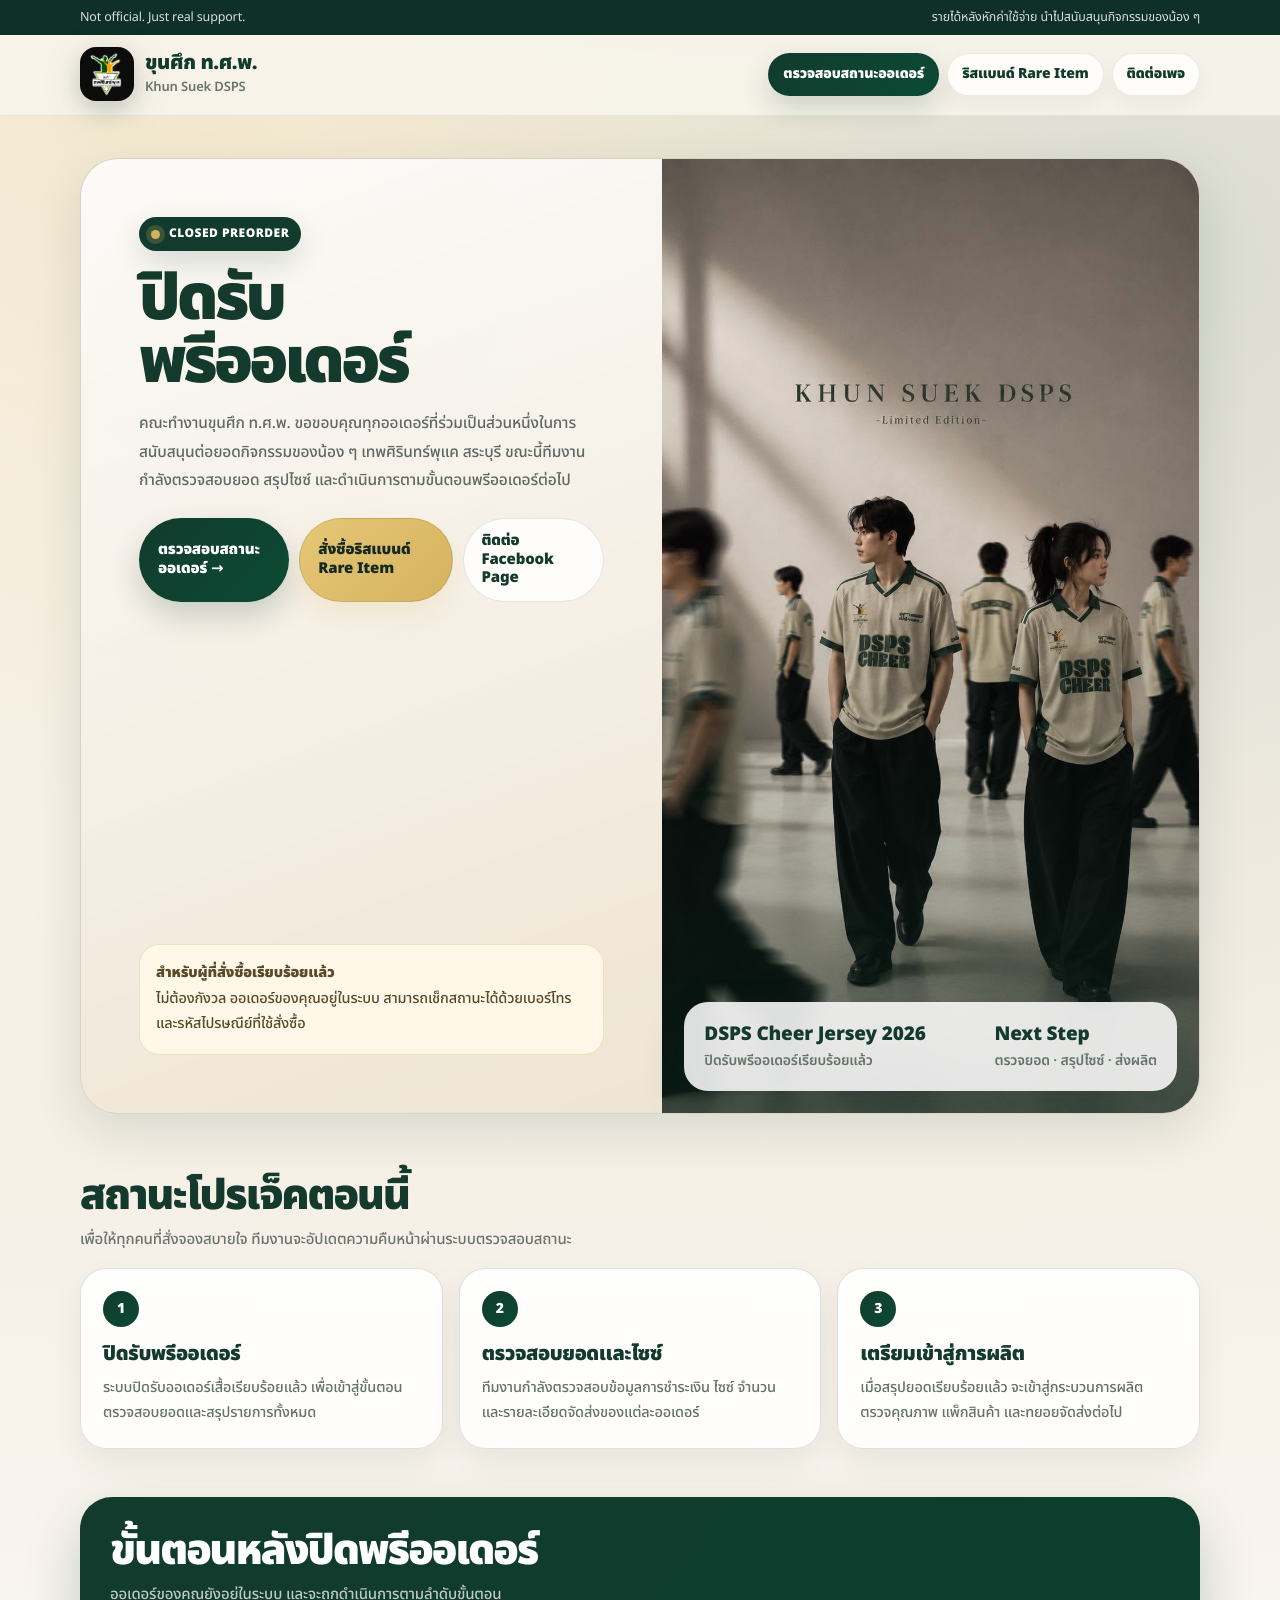
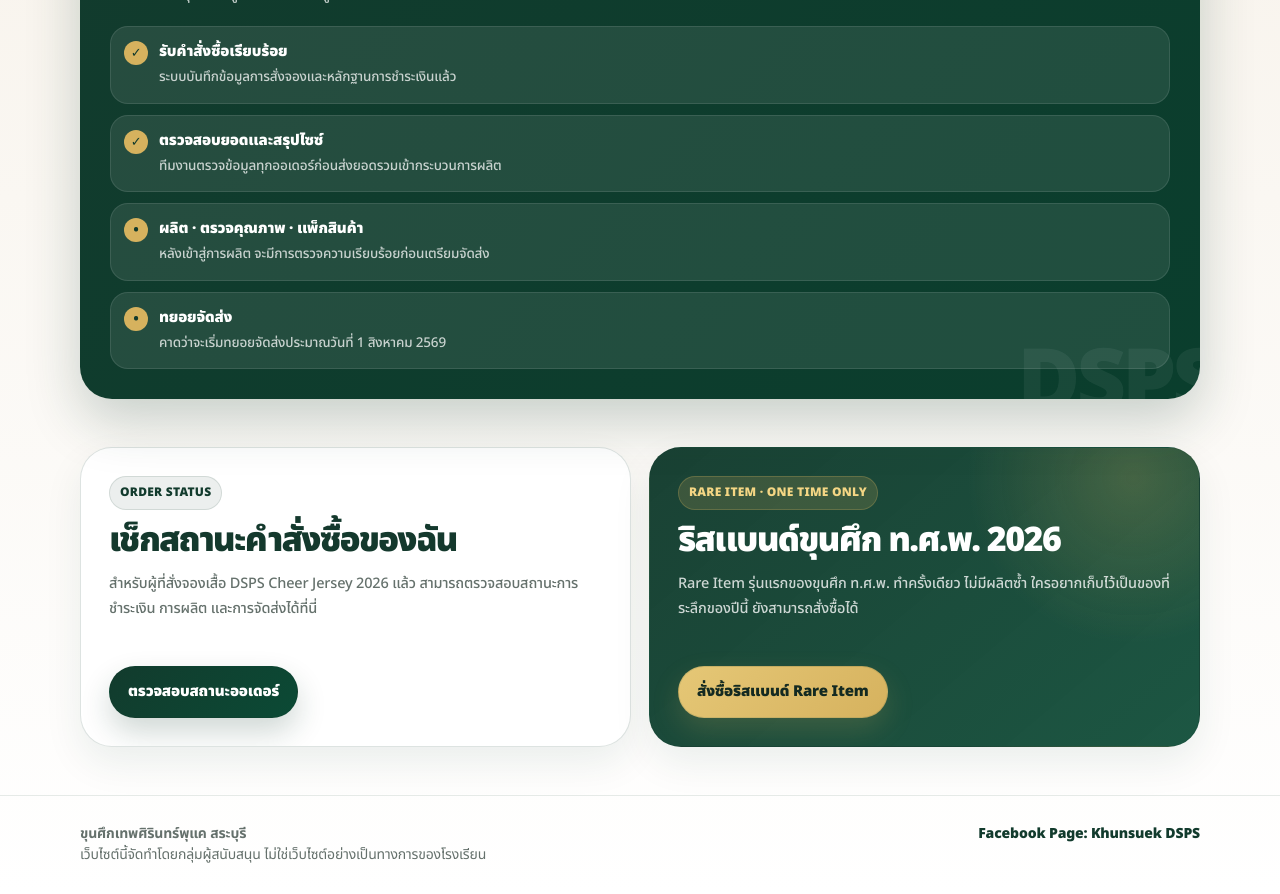
<file: index.html>
<!doctype html>
<html lang="th">
<head>
  <meta charset="utf-8">
  <meta name="viewport" content="width=device-width,initial-scale=1">
  <meta name="theme-color" content="#17382c">
  <title>ปิดรับพรีออเดอร์ | ขุนศึก ท.ศ.พ.</title>
  <link rel="preconnect" href="https://fonts.googleapis.com">
  <link rel="preconnect" href="https://fonts.gstatic.com" crossorigin>
  <link href="https://fonts.googleapis.com/css2?family=Noto+Sans+Thai:wght@400;500;600;700;800;900&display=swap" rel="stylesheet">
  <link rel="stylesheet" href="assets/css/main.css">
  <style>
    :root{
      --green:#123b2d;
      --green2:#0b4a35;
      --gold:#d6b25e;
      --cream:#f7f1e7;
      --muted:#68746e;
      --border:rgba(18,59,45,.14);
      --shadow:0 18px 48px rgba(18,59,45,.12);
    }

    *{box-sizing:border-box}

    html{
      scroll-behavior:smooth;
      -webkit-text-size-adjust:100%;
    }

    body{
      font-family:"Noto Sans Thai",system-ui,-apple-system,BlinkMacSystemFont,"Segoe UI",sans-serif;
      background:
        radial-gradient(circle at 16% 0%,rgba(214,178,94,.24),transparent 32%),
        radial-gradient(circle at 90% 10%,rgba(18,59,45,.14),transparent 34%),
        linear-gradient(180deg,#fbf6ed 0%,#f5efe5 44%,#fff 100%);
      color:#17382c;
      letter-spacing:-.01em;
      text-rendering:geometricPrecision;
    }

    .container{
      width:min(100% - 28px,1120px);
      margin-inline:auto;
    }

    .top{
      background:#0f3026;
      color:rgba(255,255,255,.84);
      font-size:12.5px;
      padding:8px 0;
    }

    .top .container{
      display:flex;
      justify-content:center;
      text-align:center;
      gap:12px;
    }

    .top span:last-child{display:none}

    .head{
      position:sticky;
      top:0;
      z-index:20;
      background:rgba(248,244,235,.9);
      backdrop-filter:blur(18px);
      border-bottom:1px solid rgba(18,59,45,.08);
    }

    .nav{
      min-height:auto;
      padding:12px 0 14px;
      display:flex;
      align-items:flex-start;
      flex-direction:column;
      gap:12px;
    }

    .brand{
      width:100%;
      display:flex;
      align-items:center;
      gap:11px;
      color:var(--green);
      text-decoration:none;
    }

    .brand img{
      width:46px;
      height:46px;
      object-fit:contain;
      filter:drop-shadow(0 8px 18px rgba(18,59,45,.12));
    }

    .brand h1{
      margin:0;
      font-size:17px;
      font-weight:900;
      line-height:1.15;
      letter-spacing:-.02em;
    }

    .brand p{
      margin:2px 0 0;
      color:var(--muted);
      font-size:12px;
      font-weight:600;
    }

    .menu{
      width:100%;
      display:grid;
      grid-template-columns:1fr;
      gap:8px;
    }

    .menu a{
      min-height:46px;
      display:flex;
      align-items:center;
      justify-content:center;
      text-align:center;
      text-decoration:none;
      color:var(--green);
      font-weight:900;
      font-size:14px;
      padding:11px 14px;
      border-radius:16px;
      background:rgba(255,255,255,.76);
      border:1px solid rgba(18,59,45,.09);
      box-shadow:0 8px 20px rgba(18,59,45,.05);
    }

    .menu a.primary{
      background:linear-gradient(135deg,var(--green),var(--green2));
      color:white;
      box-shadow:0 12px 28px rgba(18,59,45,.18);
    }

    .hero{
      padding:18px 0 26px;
    }

    .hero-card{
      display:grid;
      grid-template-columns:1fr;
      border-radius:28px;
      overflow:hidden;
      background:#e8dfd2;
      box-shadow:var(--shadow);
      border:1px solid rgba(18,59,45,.08);
    }

    .copy{
      order:2;
      padding:26px 22px 24px;
      display:flex;
      flex-direction:column;
      justify-content:space-between;
      background:
        linear-gradient(160deg,rgba(255,255,255,.88),rgba(239,229,211,.93)),
        radial-gradient(circle at 20% 15%,rgba(214,178,94,.22),transparent 40%);
    }

    .mark{
      display:inline-flex;
      align-items:center;
      gap:9px;
      width:max-content;
      max-width:100%;
      padding:8px 12px;
      border-radius:999px;
      background:var(--green);
      color:white;
      font-weight:900;
      font-size:12px;
      letter-spacing:.04em;
      box-shadow:0 12px 28px rgba(18,59,45,.15);
    }

    .mark span{
      width:9px;
      height:9px;
      border-radius:50%;
      background:var(--gold);
      box-shadow:0 0 0 5px rgba(214,178,94,.22);
      flex:0 0 auto;
    }

    h2.big{
      margin:18px 0 14px;
      font-size:clamp(42px,12.2vw,64px);
      line-height:.98;
      letter-spacing:-.055em;
      color:#14392d;
      font-weight:900;
    }

    .lead{
      font-size:15.5px;
      line-height:1.85;
      color:#5e6964;
      max-width:620px;
      font-weight:500;
    }

    .actions{
      display:grid;
      grid-template-columns:1fr;
      gap:10px;
      margin-top:22px;
      width:100%;
    }

    .btn2{
      width:100%;
      display:inline-flex;
      justify-content:center;
      align-items:center;
      min-height:52px;
      padding:13px 18px;
      border-radius:18px;
      text-decoration:none;
      font-weight:900;
      font-size:15px;
      border:1px solid rgba(18,59,45,.12);
      line-height:1.25;
    }

    .btn2.primary{
      background:linear-gradient(135deg,var(--green),var(--green2));
      color:white;
      box-shadow:0 14px 30px rgba(18,59,45,.2);
    }

    .btn2.gold{
      background:linear-gradient(135deg,#e5c776,var(--gold));
      color:#142a21;
      box-shadow:0 12px 28px rgba(214,178,94,.18);
    }

    .btn2.light{
      background:rgba(255,255,255,.82);
      color:#14392d;
    }

    .visual{
      order:1;
      position:relative;
      min-height:430px;
      background:#d5ccbd;
    }

    .visual img{
      width:100%;
      height:100%;
      object-fit:cover;
      object-position:center top;
      filter:saturate(.94) contrast(.98);
    }

    .visual:after{
      content:"";
      position:absolute;
      inset:0;
      background:linear-gradient(180deg,transparent 46%,rgba(18,59,45,.38));
      pointer-events:none;
    }

    .float{
      position:absolute;
      left:12px;
      right:12px;
      bottom:12px;
      z-index:2;
      display:grid;
      grid-template-columns:1fr;
      gap:10px;
      padding:15px;
      border-radius:20px;
      background:rgba(255,255,255,.86);
      backdrop-filter:blur(18px);
      box-shadow:0 18px 44px rgba(18,59,45,.16);
    }

    .float b{
      color:#14392d;
      font-size:16px;
      font-weight:900;
    }

    .float span{
      color:#66736d;
      font-size:13px;
      font-weight:600;
    }

    .notice{
      background:#fff8e8;
      border:1px solid rgba(214,178,94,.34);
      border-radius:20px;
      padding:16px;
      color:#594a2a;
      line-height:1.75;
      margin-top:18px;
      font-size:14.5px;
      font-weight:500;
    }

    .notice b{font-weight:900}

    .section-soft{
      padding:24px 0;
    }

    .title{
      margin-bottom:16px;
    }

    .title h3{
      margin:0;
      font-size:clamp(27px,7vw,42px);
      line-height:1.15;
      color:#14392d;
      letter-spacing:-.045em;
      font-weight:900;
    }

    .title p{
      margin:7px 0 0;
      color:var(--muted);
      line-height:1.7;
      font-size:15px;
      font-weight:500;
    }

    .grid3{
      display:grid;
      grid-template-columns:1fr;
      gap:12px;
    }

    .card{
      background:rgba(255,255,255,.9);
      border:1px solid var(--border);
      border-radius:22px;
      padding:18px;
      box-shadow:0 14px 32px rgba(18,59,45,.07);
    }

    .num{
      width:36px;
      height:36px;
      border-radius:50%;
      display:grid;
      place-items:center;
      background:linear-gradient(135deg,var(--green),var(--green2));
      color:white;
      font-weight:900;
      margin-bottom:12px;
      font-size:14px;
    }

    .card h4{
      margin:0 0 7px;
      font-size:20px;
      color:#14392d;
      font-weight:900;
      letter-spacing:-.02em;
    }

    .card p{
      margin:0;
      color:#65716c;
      line-height:1.72;
      font-size:14.5px;
      font-weight:500;
    }

    .progress{
      background:linear-gradient(135deg,var(--green),#0a3e2d);
      color:white;
      border-radius:26px;
      padding:22px;
      box-shadow:0 22px 54px rgba(18,59,45,.22);
      position:relative;
      overflow:hidden;
    }

    .progress:after{
      content:"DSPS";
      position:absolute;
      right:-18px;
      bottom:-28px;
      font-size:86px;
      line-height:1;
      font-weight:900;
      opacity:.06;
      letter-spacing:-4px;
    }

    .progress h3{color:white}

    .progress p{color:rgba(255,255,255,.72)}

    .plist{
      display:grid;
      gap:11px;
      margin-top:18px;
      position:relative;
      z-index:1;
    }

    .pitem{
      display:grid;
      grid-template-columns:auto 1fr;
      gap:11px;
      align-items:start;
      padding:13px;
      border-radius:18px;
      background:rgba(255,255,255,.09);
      border:1px solid rgba(255,255,255,.1);
    }

    .pdot{
      width:24px;
      height:24px;
      border-radius:50%;
      display:grid;
      place-items:center;
      background:var(--gold);
      color:var(--green);
      font-weight:900;
      font-size:13px;
      margin-top:1px;
    }

    .pitem b{
      font-size:15px;
      font-weight:900;
    }

    .pitem span{
      display:block;
      color:rgba(255,255,255,.75);
      line-height:1.6;
      font-size:13.5px;
      margin-top:4px;
      font-weight:500;
    }

    .split{
      display:grid;
      grid-template-columns:1fr;
      gap:14px;
    }

    .cta{
      min-height:auto;
      border-radius:26px;
      padding:22px;
      background:white;
      border:1px solid var(--border);
      box-shadow:0 16px 38px rgba(18,59,45,.08);
      display:flex;
      flex-direction:column;
      justify-content:space-between;
      overflow:hidden;
    }

    .cta h3{
      margin:0 0 10px;
      font-size:28px;
      line-height:1.18;
      letter-spacing:-.045em;
      color:#14392d;
      font-weight:900;
    }

    .cta p{
      color:#65716c;
      line-height:1.72;
      margin:0;
      font-size:14.5px;
      font-weight:500;
    }

    .rare{
      background:
        radial-gradient(circle at 88% 10%,rgba(214,178,94,.22),transparent 30%),
        linear-gradient(140deg,rgba(18,59,45,.97),rgba(14,76,55,.94));
      color:white;
    }

    .rare h3,.rare p{color:white}

    .rare p{color:rgba(255,255,255,.78)}

    .badge{
      width:max-content;
      max-width:100%;
      border-radius:999px;
      padding:7px 10px;
      background:rgba(214,178,94,.18);
      color:#f4d684;
      border:1px solid rgba(214,178,94,.25);
      font-size:12px;
      font-weight:900;
      margin-bottom:12px;
      letter-spacing:.02em;
    }

    .foot{
      margin-top:24px;
      padding:28px 0;
      border-top:1px solid rgba(18,59,45,.1);
      color:#65716c;
      font-size:14px;
    }

    .foot .container{
      display:grid;
      gap:14px;
    }

    .foot a{
      color:var(--green);
      font-weight:900;
    }

    @media(min-width:700px){
      .top .container{
        justify-content:space-between;
        text-align:left;
      }

      .top span:last-child{display:inline}

      .nav{
        min-height:76px;
        flex-direction:row;
        align-items:center;
      }

      .brand{width:auto}

      .brand img{
        width:54px;
        height:54px;
      }

      .brand h1{font-size:20px}

      .brand p{font-size:13px}

      .menu{
        width:auto;
        display:flex;
        justify-content:flex-end;
      }

      .menu a{
        min-height:auto;
        border-radius:999px;
        padding:10px 14px;
      }

      .hero{
        padding:42px 0 34px;
      }

      .hero-card{
        grid-template-columns:1.04fr .96fr;
        min-height:680px;
        border-radius:38px;
      }

      .copy{
        order:1;
        padding:58px;
      }

      .visual{
        order:2;
        min-height:560px;
      }

      .float{
        left:22px;
        right:22px;
        bottom:22px;
        grid-template-columns:1fr auto;
        padding:18px 20px;
        border-radius:24px;
      }

      .float b{font-size:19px}

      .float span{font-size:14px}

      .actions{
        display:flex;
        width:auto;
      }

      .btn2{
        width:auto;
        border-radius:999px;
      }

      .grid3{
        grid-template-columns:repeat(3,1fr);
        gap:16px;
      }

      .card{
        padding:22px;
        border-radius:26px;
      }

      .progress{
        border-radius:32px;
        padding:30px;
      }

      .split{
        grid-template-columns:1fr 1fr;
        gap:18px;
      }

      .cta{
        min-height:300px;
        border-radius:32px;
        padding:28px;
      }

      .cta h3{
        font-size:34px;
      }

      .foot .container{
        display:flex;
        justify-content:space-between;
        gap:18px;
      }
    }

    @media(max-width:380px){
      .container{
        width:min(100% - 20px,1120px);
      }

      h2.big{
        font-size:39px;
      }

      .copy{
        padding:22px 18px;
      }

      .visual{
        min-height:390px;
      }

      .menu a,.btn2{
        font-size:14px;
      }
    }
  </style>
</head>
<body>
<div class="top"><div class="container"><span>Not official. Just real support.</span><span>รายได้หลังหักค่าใช้จ่าย นำไปสนับสนุนกิจกรรมของน้อง ๆ</span></div></div>
<header class="head"><div class="container nav"><a class="brand" href="index.html"><img src="assets/images/logo.png" alt="โลโก้ขุนศึก ท.ศ.พ."><div><h1>ขุนศึก ท.ศ.พ.</h1><p>Khun Suek DSPS</p></div></a><nav class="menu"><a class="primary" href="track-order.html">ตรวจสอบสถานะออเดอร์</a><a href="https://khunsuekdsps.github.io/wristband-order" target="_blank" rel="noopener">ริสแบนด์ Rare Item</a><a href="https://www.facebook.com/khunsuekdsps" target="_blank" rel="noopener">ติดต่อเพจ</a></nav></div></header>
<main>
<section class="hero"><div class="container"><div class="hero-card"><div class="copy"><div><div class="mark"><span></span> CLOSED PREORDER</div><h2 class="big">ปิดรับ<br>พรีออเดอร์</h2><p class="lead">คณะทำงานขุนศึก ท.ศ.พ. ขอขอบคุณทุกออเดอร์ที่ร่วมเป็นส่วนหนึ่งในการสนับสนุนต่อยอดกิจกรรมของน้อง ๆ เทพศิรินทร์พุแค สระบุรี ขณะนี้ทีมงานกำลังตรวจสอบยอด สรุปไซซ์ และดำเนินการตามขั้นตอนพรีออเดอร์ต่อไป</p><div class="actions"><a class="btn2 primary" href="track-order.html">ตรวจสอบสถานะออเดอร์ →</a><a class="btn2 gold" href="https://khunsuekdsps.github.io/wristband-order" target="_blank" rel="noopener">สั่งซื้อริสแบนด์ Rare Item</a><a class="btn2 light" href="https://www.facebook.com/khunsuekdsps" target="_blank" rel="noopener">ติดต่อ Facebook Page</a></div></div><div class="notice"><b>สำหรับผู้ที่สั่งซื้อเรียบร้อยแล้ว</b><br>ไม่ต้องกังวล ออเดอร์ของคุณอยู่ในระบบ สามารถเช็กสถานะได้ด้วยเบอร์โทรและรหัสไปรษณีย์ที่ใช้สั่งซื้อ</div></div><div class="visual"><img src="assets/images/header-fashion.jpg" alt="DSPS Cheer Jersey 2026"><div class="float"><div><b>DSPS Cheer Jersey 2026</b><br><span>ปิดรับพรีออเดอร์เรียบร้อยแล้ว</span></div><div><b>Next Step</b><br><span>ตรวจยอด · สรุปไซซ์ · ส่งผลิต</span></div></div></div></div></div></section>
<section class="section-soft"><div class="container"><div class="title"><h3>สถานะโปรเจ็คตอนนี้</h3><p>เพื่อให้ทุกคนที่สั่งจองสบายใจ ทีมงานจะอัปเดตความคืบหน้าผ่านระบบตรวจสอบสถานะ</p></div><div class="grid3"><article class="card"><div class="num">1</div><h4>ปิดรับพรีออเดอร์</h4><p>ระบบปิดรับออเดอร์เสื้อเรียบร้อยแล้ว เพื่อเข้าสู่ขั้นตอนตรวจสอบยอดและสรุปรายการทั้งหมด</p></article><article class="card"><div class="num">2</div><h4>ตรวจสอบยอดและไซซ์</h4><p>ทีมงานกำลังตรวจสอบข้อมูลการชำระเงิน ไซซ์ จำนวน และรายละเอียดจัดส่งของแต่ละออเดอร์</p></article><article class="card"><div class="num">3</div><h4>เตรียมเข้าสู่การผลิต</h4><p>เมื่อสรุปยอดเรียบร้อยแล้ว จะเข้าสู่กระบวนการผลิต ตรวจคุณภาพ แพ็กสินค้า และทยอยจัดส่งต่อไป</p></article></div></div></section>
<section class="section-soft"><div class="container"><div class="progress"><div class="title"><h3>ขั้นตอนหลังปิดพรีออเดอร์</h3><p>ออเดอร์ของคุณยังอยู่ในระบบ และจะถูกดำเนินการตามลำดับขั้นตอน</p></div><div class="plist"><div class="pitem"><div class="pdot">✓</div><div><b>รับคำสั่งซื้อเรียบร้อย</b><span>ระบบบันทึกข้อมูลการสั่งจองและหลักฐานการชำระเงินแล้ว</span></div></div><div class="pitem"><div class="pdot">✓</div><div><b>ตรวจสอบยอดและสรุปไซซ์</b><span>ทีมงานตรวจข้อมูลทุกออเดอร์ก่อนส่งยอดรวมเข้ากระบวนการผลิต</span></div></div><div class="pitem"><div class="pdot">•</div><div><b>ผลิต · ตรวจคุณภาพ · แพ็กสินค้า</b><span>หลังเข้าสู่การผลิต จะมีการตรวจความเรียบร้อยก่อนเตรียมจัดส่ง</span></div></div><div class="pitem"><div class="pdot">•</div><div><b>ทยอยจัดส่ง</b><span>คาดว่าจะเริ่มทยอยจัดส่งประมาณวันที่ 1 สิงหาคม 2569</span></div></div></div></div></div></section>
<section class="section-soft"><div class="container split"><article class="cta"><div><div class="badge" style="background:rgba(18,59,45,.08);color:#123b2d;border-color:rgba(18,59,45,.12)">ORDER STATUS</div><h3>เช็กสถานะคำสั่งซื้อของฉัน</h3><p>สำหรับผู้ที่สั่งจองเสื้อ DSPS Cheer Jersey 2026 แล้ว สามารถตรวจสอบสถานะการชำระเงิน การผลิต และการจัดส่งได้ที่นี่</p></div><div class="actions"><a class="btn2 primary" href="track-order.html">ตรวจสอบสถานะออเดอร์</a></div></article><article class="cta rare"><div><div class="badge">RARE ITEM · ONE TIME ONLY</div><h3>ริสแบนด์ขุนศึก ท.ศ.พ. 2026</h3><p>Rare Item รุ่นแรกของขุนศึก ท.ศ.พ. ทำครั้งเดียว ไม่มีผลิตซ้ำ ใครอยากเก็บไว้เป็นของที่ระลึกของปีนี้ ยังสามารถสั่งซื้อได้</p></div><div class="actions"><a class="btn2 gold" href="https://khunsuekdsps.github.io/wristband-order" target="_blank" rel="noopener">สั่งซื้อริสแบนด์ Rare Item</a></div></article></div></section>
</main>
<footer class="foot"><div class="container"><div><b>ขุนศึกเทพศิรินทร์พุแค สระบุรี</b><br><span>เว็บไซต์นี้จัดทำโดยกลุ่มผู้สนับสนุน ไม่ใช่เว็บไซต์อย่างเป็นทางการของโรงเรียน</span></div><div><a href="https://www.facebook.com/khunsuekdsps" target="_blank" rel="noopener">Facebook Page: Khunsuek DSPS</a></div></div></footer>
</body>
</html>
</file>
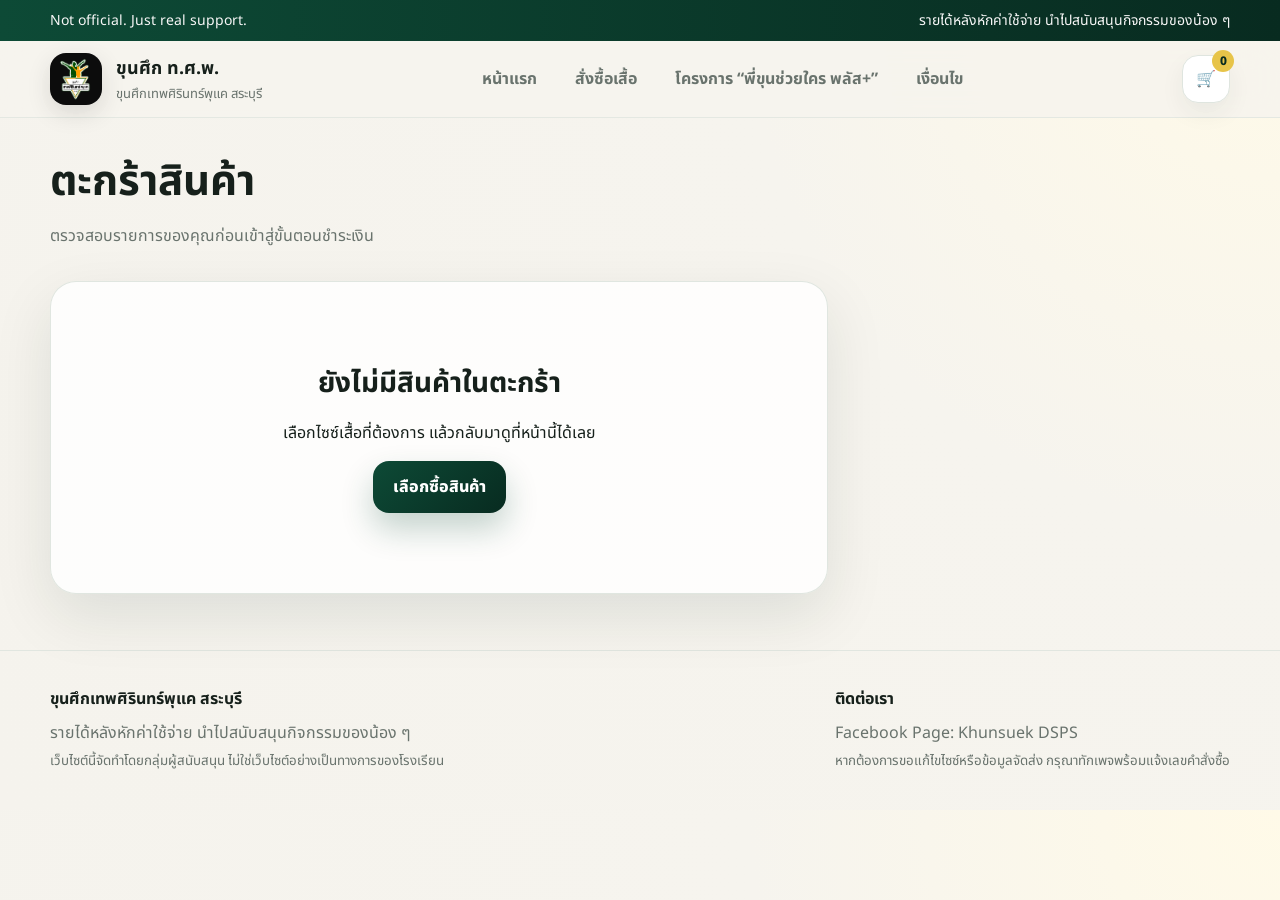
<file: cart.html>
<!doctype html>
<html lang="th">
<head>
  <meta charset="utf-8">
  <meta name="viewport" content="width=device-width,initial-scale=1">
  <meta name="theme-color" content="#0d4a36">
  <title>ตะกร้าสินค้า | ขุนศึก ท.ศ.พ.</title>
  <link rel="stylesheet" href="assets/css/main.css">
</head>
<body>

<div class="topbar"><div class="container"><span>Not official. Just real support.</span><span>รายได้หลังหักค่าใช้จ่าย นำไปสนับสนุนกิจกรรมของน้อง ๆ</span></div></div>
<header class="header"><div class="container nav">
  <a class="brand" href="index.html">
    <img src="assets/images/logo.png" alt="โลโก้ขุนศึก ท.ศ.พ.">
    <div><h1>ขุนศึก ท.ศ.พ.</h1><p>ขุนศึกเทพศิรินทร์พุแค สระบุรี</p></div>
  </a>
  <nav class="nav-links">
    <a href="index.html">หน้าแรก</a>
    <a href="index.html#jersey">สั่งซื้อเสื้อ</a>
    <a href="index.html#promotion">โครงการ “พี่ขุนช่วยใคร พลัส+”</a>
    <a href="terms.html">เงื่อนไข</a>
  </nav>
  <div class="nav-actions">
    <a class="icon-btn" href="cart.html" aria-label="ตะกร้าสินค้า">🛒<span class="cart-badge" data-cart-count>0</span></a>
  </div>
</div></header>


<main>
<section class="page-head"><div class="container"><h2>ตะกร้าสินค้า</h2><p>ตรวจสอบรายการของคุณก่อนเข้าสู่ขั้นตอนชำระเงิน</p></div></section>
<section class="section"><div class="container layout-2">
  <div class="panel list-card">
    <div id="cart-list"></div>
    <div id="cart-empty" class="empty hidden">
      <h4>ยังไม่มีสินค้าในตะกร้า</h4>
      <p class="muted">เลือกไซซ์เสื้อที่ต้องการ แล้วกลับมาดูที่หน้านี้ได้เลย</p>
      <a class="btn btn-primary" href="index.html#products">เลือกซื้อสินค้า</a>
    </div>
  </div>
  <aside class="panel list-card" id="summary">
    <h3 style="margin-top:0">สรุปยอดคำสั่งซื้อ</h3>
    <div id="bundle-box" class="promo-box hidden"><b>ได้รับสิทธิ์โปรโมชั่นแล้ว</b><small id="bundle-note"></small></div>
    <div class="summary-row"><span>ยอดสินค้า</span><b id="subtotal">0 บาท</b></div>
    <div class="summary-row"><span>ค่าส่งปกติ</span><span id="shipping-normal">45 บาท</span></div>
    <div class="summary-row"><span>ส่วนลดค่าจัดส่งจากขุนศึก</span><span id="shipping-discount">- 10 บาท</span></div>
    <div class="summary-row total"><span>ยอดรวมสุทธิ</span><span id="grand-total">0 บาท</span></div>
    <a class="btn btn-primary" href="checkout.html" style="width:100%;margin-top:12px">ชำระเงิน</a>
  </aside>
</div></section>
<div class="mobile-stick hidden" id="mobile-stick"><a class="btn btn-primary" href="checkout.html" style="width:100%;justify-content:space-between">ไปชำระเงิน <span>0 บาท</span></a></div>
</main>


<footer class="footer"><div class="container footer-grid">
  <div>
    <b>ขุนศึกเทพศิรินทร์พุแค สระบุรี</b>
    <p>รายได้หลังหักค่าใช้จ่าย นำไปสนับสนุนกิจกรรมของน้อง ๆ</p>
    <small>เว็บไซต์นี้จัดทำโดยกลุ่มผู้สนับสนุน ไม่ใช่เว็บไซต์อย่างเป็นทางการของโรงเรียน</small>
  </div>
  <div>
    <b>ติดต่อเรา</b>
    <p><a href="https://www.facebook.com/khunsuekdsps" target="_blank" rel="noopener">Facebook Page: Khunsuek DSPS</a></p>
    <small>หากต้องการขอแก้ไขไซซ์หรือข้อมูลจัดส่ง กรุณาทักเพจพร้อมแจ้งเลขคำสั่งซื้อ</small>
  </div>
</div></footer>
<div class="toast"></div>

<script src="assets/js/app-order-v2.js?v=20260626-1"></script></body>
</html>
</file>
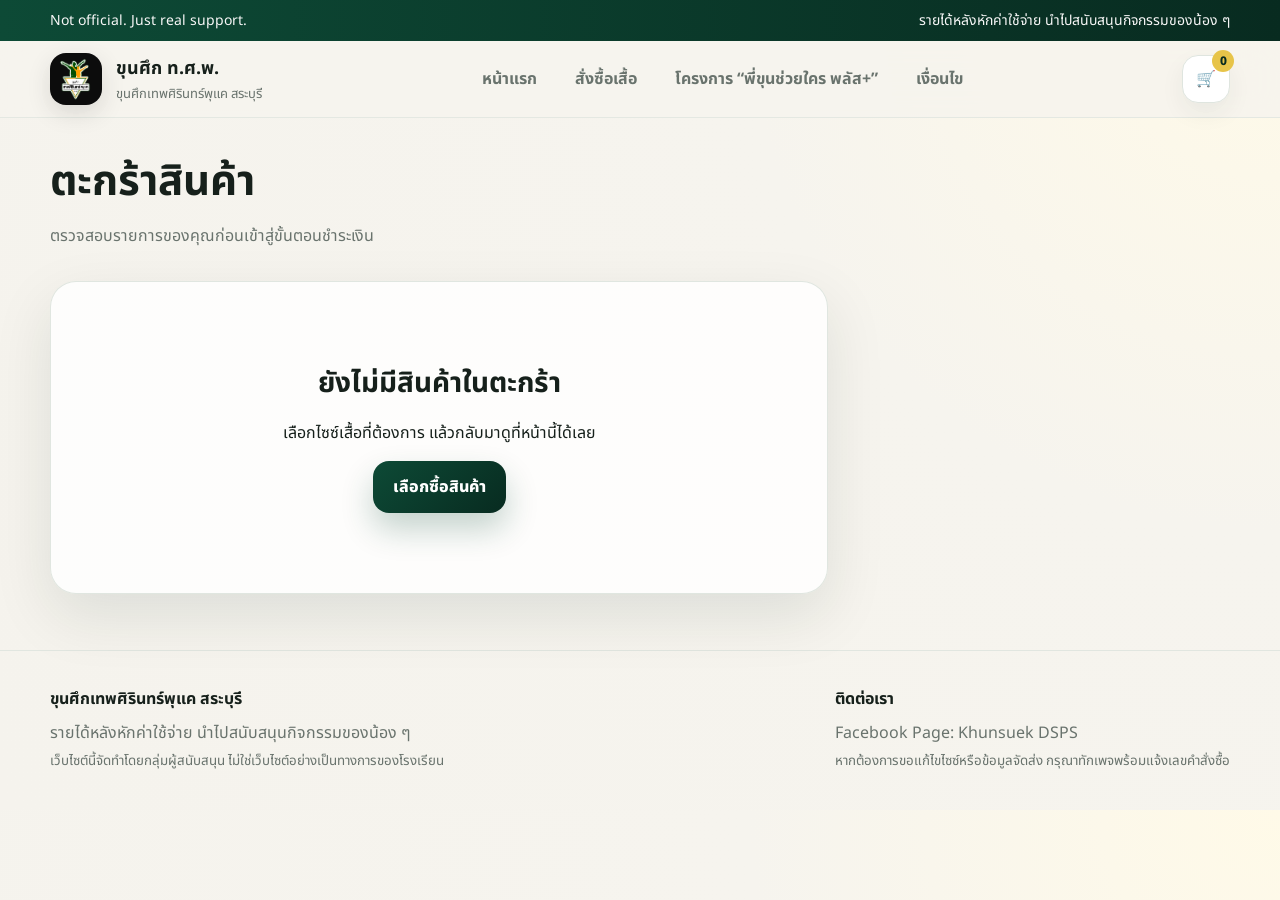
<file: checkout.html>
<!doctype html>
<html lang="th">
<head>
  <meta charset="utf-8">
  <meta name="viewport" content="width=device-width,initial-scale=1">
  <meta name="theme-color" content="#0d4a36">
  <title>ชำระเงิน | ขุนศึก ท.ศ.พ.</title>
  <link rel="stylesheet" href="assets/css/main.css">
</head>
<body>

<div class="topbar"><div class="container"><span>Not official. Just real support.</span><span>รายได้หลังหักค่าใช้จ่าย นำไปสนับสนุนกิจกรรมของน้อง ๆ</span></div></div>
<header class="header"><div class="container nav">
  <a class="brand" href="index.html">
    <img src="assets/images/logo.png" alt="โลโก้ขุนศึก ท.ศ.พ.">
    <div><h1>ขุนศึก ท.ศ.พ.</h1><p>ขุนศึกเทพศิรินทร์พุแค สระบุรี</p></div>
  </a>
  <nav class="nav-links">
    <a href="index.html">หน้าแรก</a>
    <a href="index.html#jersey">สั่งซื้อเสื้อ</a>
    <a href="index.html#promotion">โครงการ “พี่ขุนช่วยใคร พลัส+”</a>
    <a href="terms.html">เงื่อนไข</a>
  </nav>
  <div class="nav-actions">
    <a class="icon-btn" href="cart.html" aria-label="ตะกร้าสินค้า">🛒<span class="cart-badge" data-cart-count>0</span></a>
  </div>
</div></header>


<main>
<section class="page-head"><div class="container"><div class="stepper"><span class="step active">1 ข้อมูลผู้สั่งซื้อ</span><span class="step active">2 ตรวจสอบรายการ</span><span class="step active">3 ชำระเงิน</span><span class="step">4 สำเร็จ</span></div><h2>ชำระเงินและยืนยันคำสั่งซื้อ</h2><p>ชำระเงินได้ตามข้อมูลด้านล่าง พร้อมแนบสลิปเพื่อยืนยันคำสั่งซื้อ</p></div></section>
<section class="section"><div class="container layout-2">
  <form class="panel list-card" id="order-form">
    <h3 style="margin-top:0">ข้อมูลผู้สั่งซื้อและผู้รับสินค้า</h3>
    <div class="form-grid">
      <div class="field full"><label>ชื่อ–นามสกุล <span style="color:var(--danger)">*</span></label><input class="input" name="customerName" required autocomplete="name"></div>
      <div class="field full"><label>เบอร์โทรศัพท์ <span style="color:var(--danger)">*</span></label><input class="input" name="customerPhone" inputmode="numeric" pattern="[0-9\-\s]{9,12}" required autocomplete="tel"></div>
      <div class="field full"><label>บ้านเลขที่ / หมู่ / ถนน / รายละเอียดที่อยู่ <span style="color:var(--danger)">*</span></label><textarea name="address" required autocomplete="street-address"></textarea></div>
      <div class="field"><label>ตำบล / แขวง <span style="color:var(--danger)">*</span></label><input class="input" name="subdistrict" required></div>
      <div class="field"><label>อำเภอ / เขต <span style="color:var(--danger)">*</span></label><input class="input" name="district" required></div>
      <div class="field"><label>จังหวัด <span style="color:var(--danger)">*</span></label><input class="input" name="province" required autocomplete="address-level1"></div>
      <div class="field"><label>รหัสไปรษณีย์ <span style="color:var(--danger)">*</span></label><input class="input" name="postalCode" inputmode="numeric" pattern="[0-9]{5}" maxlength="5" required autocomplete="postal-code"></div>
    </div>

    <h3 style="margin-top:30px">ข้อมูลการชำระเงิน</h3>
    <div class="bank-card">
      <div class="bank-mini-head">
        <img class="bank-logo" src="assets/images/ttb-logo.png" alt="โลโก้ธนาคาร ttb">
        <div><span class="bank-mini-label">ชำระผ่าน</span><h4 class="mobile-bank-title">ธนาคารทหารไทยธนชาต (ttb)</h4></div>
      </div>
      <div class="bank-card-copy">
        <div class="summary-row bank-name-row"><span>ธนาคาร</span><b id="bank-name">ธนาคารทหารไทยธนชาต (ttb)</b></div>
        <div class="summary-row"><span>ชื่อบัญชี</span><b id="bank-account-name">จิรพล ประสพสุข</b></div>
        <div class="summary-row"><span>เลขที่บัญชี</span><b id="bank-account-number">980-2-10437-3</b></div>
        <button type="button" class="btn btn-light" id="copy-account" style="width:100%;margin-top:10px">คัดลอกเลขบัญชี</button>
        <div class="promo-box" style="margin-top:14px"><b>ยอดที่ต้องชำระ <span id="amount">0 บาท</span></b></div>
      </div>
    </div>

    <div class="upload-box" style="margin-top:22px">
      <h4 style="margin:0 0 10px">แนบหลักฐานการชำระเงิน</h4>
      <p class="muted" style="margin:0 0 14px">รองรับไฟล์ JPG, PNG, WEBP และ PDF ขนาดไม่เกิน 5 MB</p>
      <input type="file" id="slip" accept=".jpg,.jpeg,.png,.webp,.pdf">
    </div>

    <div class="promo-box" style="margin-top:22px"><b>เงื่อนไขสินค้าพรีออเดอร์</b><small>เสื้อเดี่ยวและชุดโปรโมชั่น “พี่ขุนช่วยใคร พลัส+” เป็นสินค้าพรีออเดอร์ทั้งหมด เปิดรับถึงวันที่ 24 กรกฎาคม 2569 คาดว่าจะเริ่มทยอยจัดส่งประมาณวันที่ 1 สิงหาคม 2569 และสินค้าภายในชุดโปรโมชั่นจะจัดส่งพร้อมกันเมื่อเสื้อผลิตเสร็จ</small></div>
    <div style="margin-top:16px;display:grid;gap:10px">
      <label style="display:flex;gap:10px;align-items:flex-start"><input type="checkbox" name="confirm1" value="yes" style="width:auto;margin-top:4px">ฉันได้ตรวจสอบรุ่นสินค้า ไซซ์ จำนวน ชื่อผู้รับ เบอร์โทร และที่อยู่จัดส่งเรียบร้อยแล้ว</label>
      <label style="display:flex;gap:10px;align-items:flex-start"><input type="checkbox" name="confirm2" value="yes" style="width:auto;margin-top:4px">หากต้องการแก้ไขไซซ์หรือข้อมูลจัดส่ง ฉันจะทัก Facebook Page พร้อมแจ้งเลขคำสั่งซื้อ</label>
    </div>
    <div class="utility" style="margin-top:22px">
      <button class="btn btn-primary desktop-submit" type="submit">ยืนยันคำสั่งซื้อ</button>
      <a class="btn btn-light" id="facebook-link" href="#" target="_blank" rel="noopener">ติดต่อ Facebook Page</a>
    </div>
  </form>

  <aside class="panel list-card">
    <h3 style="margin-top:0">สรุปรายการ</h3>
    <div id="order-summary"></div>
  </aside>
</div></section>
<div class="mobile-checkout-bar"><div><small>ตรวจสอบข้อมูลให้ครบ</small><b>ยืนยันคำสั่งซื้อ</b></div><button class="btn btn-primary" type="submit" form="order-form">ยืนยัน</button></div>
</main>


<footer class="footer"><div class="container footer-grid">
  <div>
    <b>ขุนศึกเทพศิรินทร์พุแค สระบุรี</b>
    <p>รายได้หลังหักค่าใช้จ่าย นำไปสนับสนุนกิจกรรมของน้อง ๆ</p>
    <small>เว็บไซต์นี้จัดทำโดยกลุ่มผู้สนับสนุน ไม่ใช่เว็บไซต์อย่างเป็นทางการของโรงเรียน</small>
  </div>
  <div>
    <b>ติดต่อเรา</b>
    <p><a href="https://www.facebook.com/khunsuekdsps" target="_blank" rel="noopener">Facebook Page: Khunsuek DSPS</a></p>
    <small>หากต้องการขอแก้ไขไซซ์หรือข้อมูลจัดส่ง กรุณาทักเพจพร้อมแจ้งเลขคำสั่งซื้อ</small>
  </div>
</div></footer>
<div class="toast"></div>

<script src="assets/js/app-order-v2.js?v=20260626-1"></script></body>
</html>
</file>
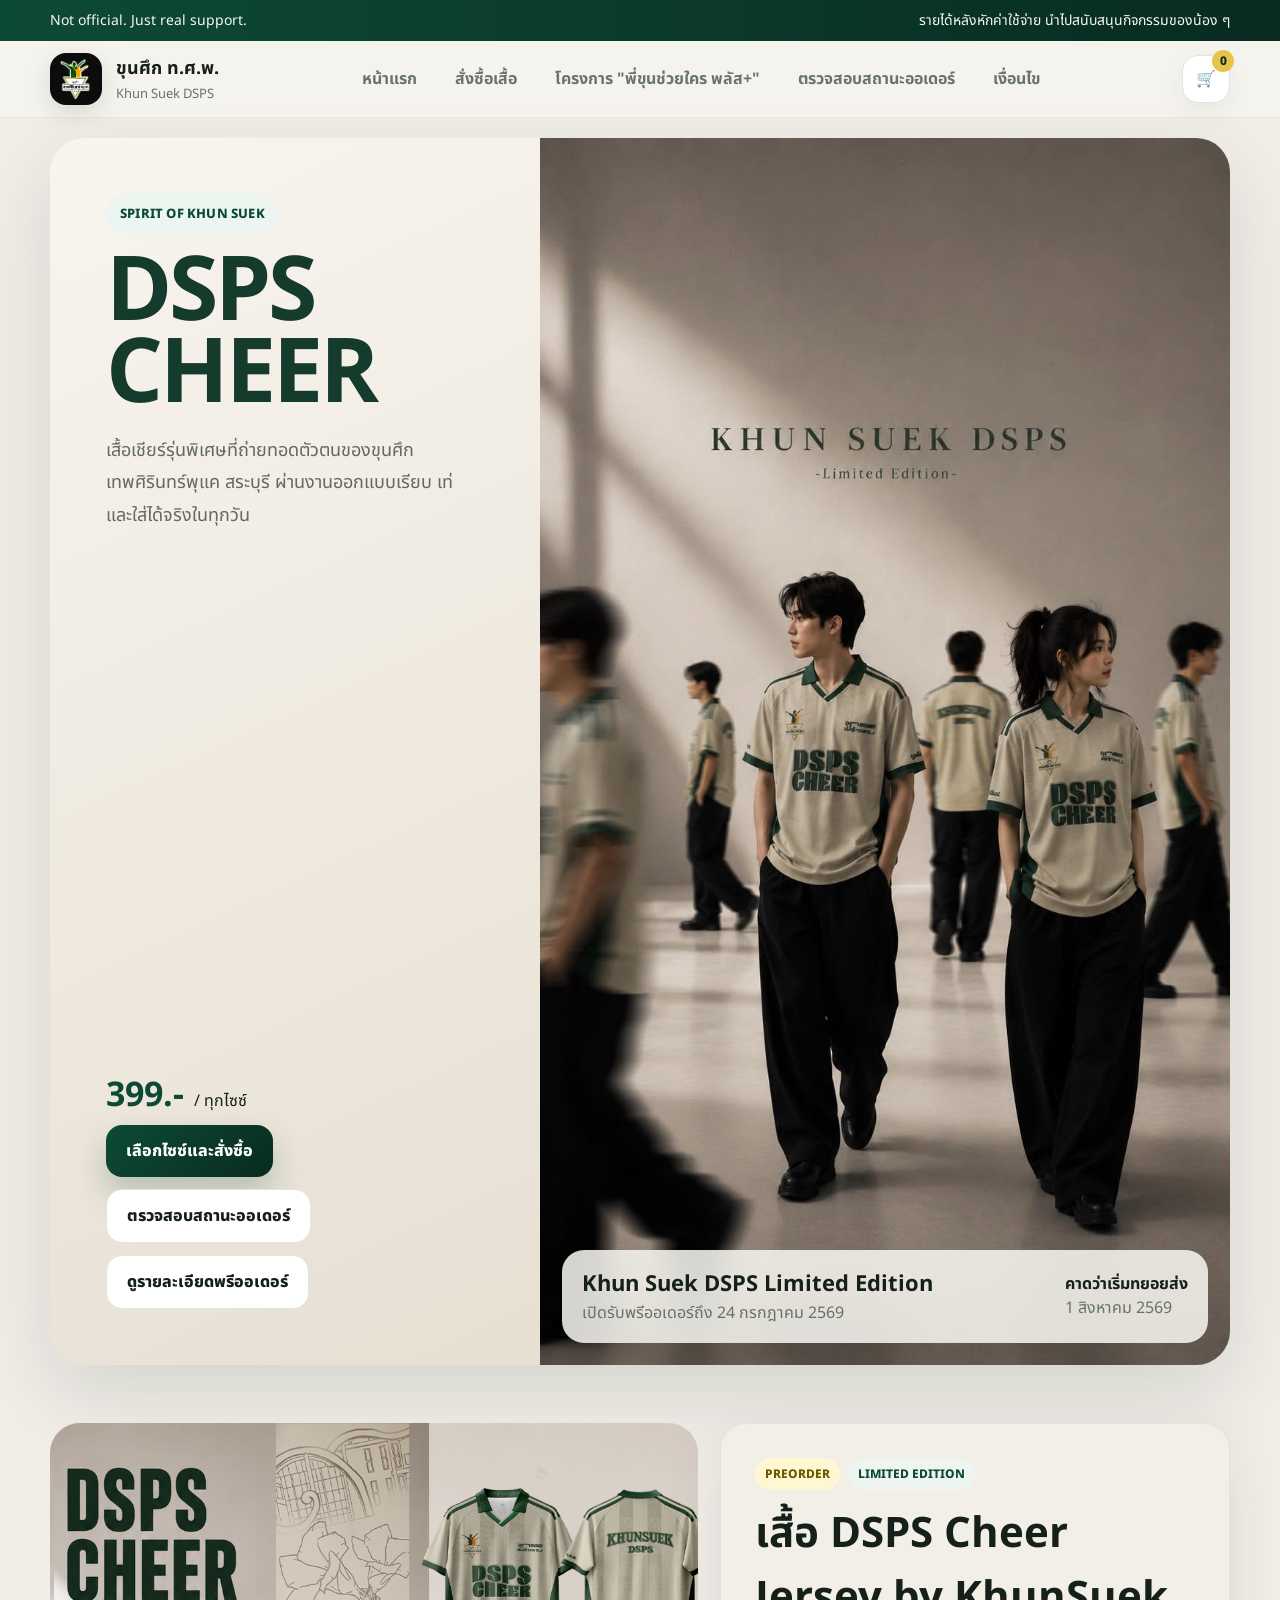
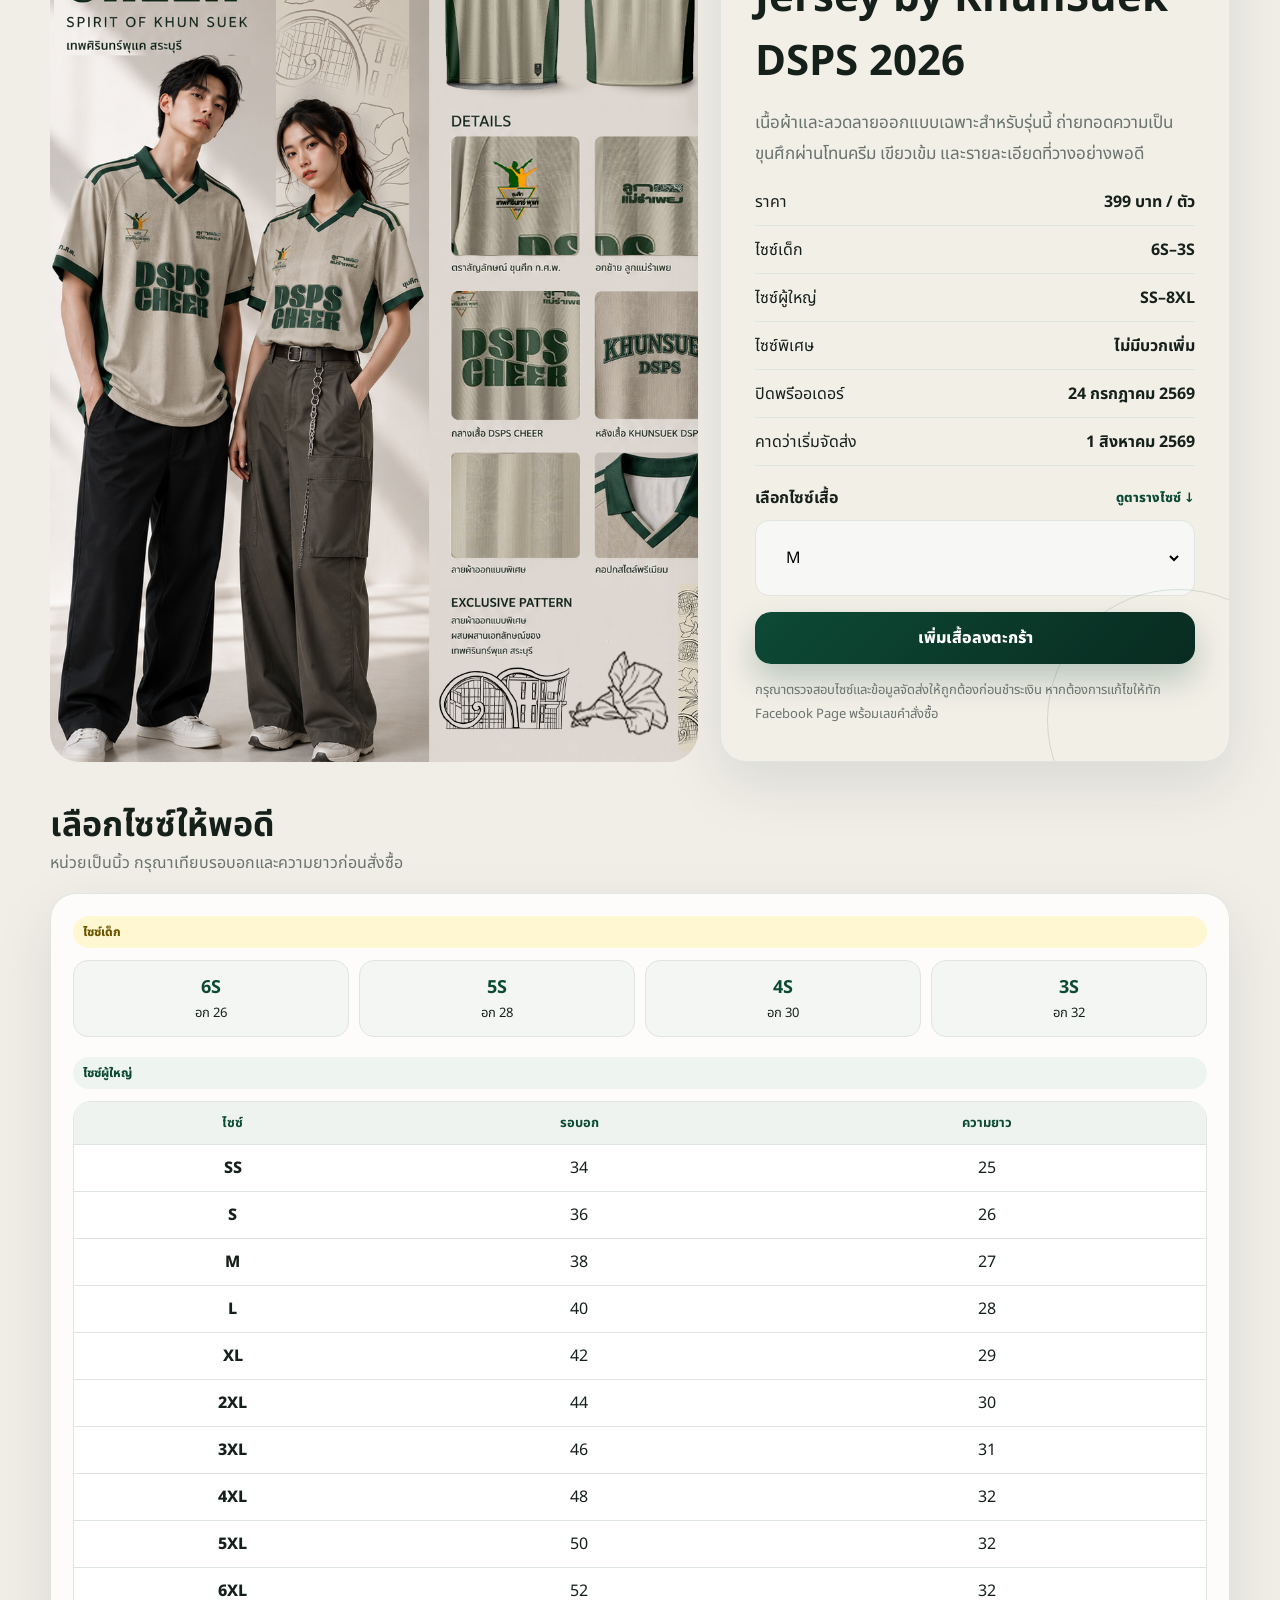
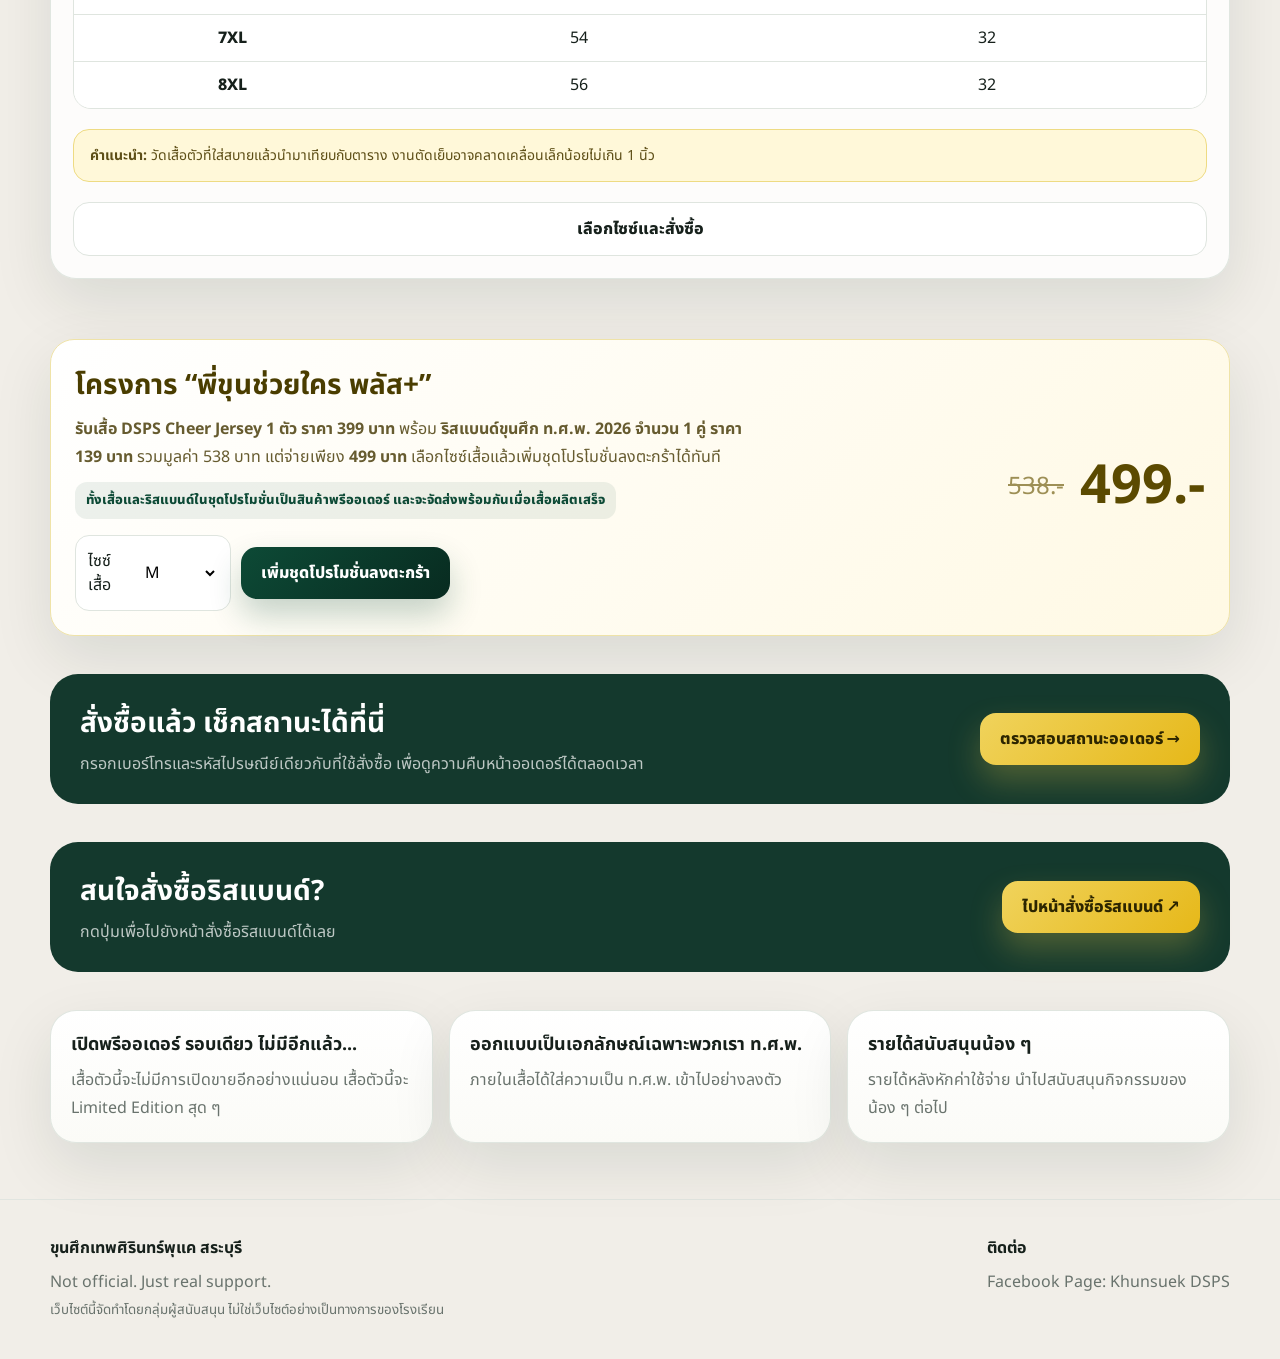
<file: indexCL.html>
<!doctype html><html lang="th"><head><meta charset="utf-8"><meta name="viewport" content="width=device-width,initial-scale=1"><meta name="theme-color" content="#17382c"><title>DSPS Cheer Jersey | ขุนศึก ท.ศ.พ.</title><link rel="stylesheet" href="assets/css/main.css"><style>
body{background:#f1eee8}.fashion-hero{padding:20px 0 34px}.fashion-wrap{display:grid;grid-template-columns:.83fr 1.17fr;min-height:730px;background:#e7e1d7;border-radius:34px;overflow:hidden;box-shadow:0 30px 80px rgba(20,42,33,.13)}.fashion-copy{padding:56px;display:flex;flex-direction:column;justify-content:space-between;background:linear-gradient(155deg,#f8f5ef 0,#e7dfd2 100%)}.fashion-copy h2{font-size:clamp(50px,7vw,92px);line-height:.92;margin:18px 0;letter-spacing:-3px;color:#153b2d}.fashion-copy .lead{font-size:18px;line-height:1.8;color:#626962;max-width:510px}.fashion-visual{position:relative;background:#d9d0c3}.fashion-visual img{width:100%;height:100%;object-fit:cover;object-position:center}.fashion-label{position:absolute;left:22px;right:22px;bottom:22px;padding:18px 20px;border-radius:22px;background:rgba(249,247,241,.86);backdrop-filter:blur(16px);display:flex;justify-content:space-between;gap:18px;align-items:center}.fashion-label strong{font-size:22px}.fashion-label span{color:#67716b}.editorial{display:grid;grid-template-columns:1.12fr .88fr;gap:22px}.editorial-image{border-radius:30px;overflow:hidden;background:#ddd3c6}.editorial-image img{width:100%;height:100%;object-fit:cover}.editorial-copy{padding:34px}.editorial-copy h3{font-size:42px;margin:0 0 14px}.spec-list{display:grid;gap:12px;margin:20px 0}.spec{display:flex;justify-content:space-between;gap:14px;border-bottom:1px solid var(--border);padding-bottom:11px}.wristband-cta{display:grid;grid-template-columns:1fr auto;gap:20px;align-items:center;padding:28px 30px;background:#14392d;color:white;border-radius:28px}.wristband-cta h3{margin:0 0 7px;font-size:28px}.wristband-cta p{margin:0;color:rgba(255,255,255,.72)}@media(max-width:900px){.fashion-wrap,.editorial{grid-template-columns:1fr}.fashion-copy{padding:30px}.fashion-visual{min-height:560px}.fashion-label{align-items:flex-start;flex-direction:column}.wristband-cta{grid-template-columns:1fr}.fashion-copy h2{font-size:56px}}@media(max-width:560px){.fashion-wrap{border-radius:24px}.fashion-visual{min-height:500px}.fashion-copy h2{font-size:47px}.fashion-copy{padding:24px}.editorial-copy{padding:24px}.editorial-copy h3{font-size:32px}}

.editorial-person{min-height:760px;background:#e7e0d5}.editorial-person img{object-fit:cover;object-position:center top}.nav-links{scrollbar-width:none}.nav-links::-webkit-scrollbar{display:none}
@media(max-width:780px){.header{position:sticky}.nav{min-height:68px;flex-wrap:wrap;padding:8px 0}.brand img{width:44px;height:44px}.brand h1{font-size:16px}.brand p{display:none}.nav-actions{margin-left:auto}.nav-links{display:flex!important;order:3;width:100%;overflow-x:auto;flex-wrap:nowrap;padding:3px 0 8px;gap:6px}.nav-links a{white-space:nowrap;background:rgba(255,255,255,.72);padding:9px 12px;font-size:13px}.fashion-hero{padding-top:12px}.fashion-wrap{min-height:auto}.fashion-copy{order:2}.fashion-visual{order:1;min-height:540px}.fashion-label{left:12px;right:12px;bottom:12px;padding:14px}.editorial-person{min-height:560px}.editorial-person img{object-position:48% top}.editorial-copy{padding:22px}.spec{font-size:14px}.section{padding-top:18px}.topbar .container{justify-content:center;text-align:center}.topbar .container span:last-child{display:none}}
@media(max-width:480px){.container{width:min(100% - 20px,1180px)}.fashion-visual{min-height:470px}.fashion-copy h2{font-size:44px}.fashion-copy .lead{font-size:15px}.fashion-label strong{font-size:17px}.fashion-label span{font-size:13px}.editorial-person{min-height:500px}.editorial-person img{object-position:50% top}.wristband-cta{padding:22px}.wristband-cta h3{font-size:23px}.btn{width:100%}.hero-actions .btn{width:100%}.card-actions{flex-direction:column}.select-wrap{width:100%}}
</style>
<style>
.size-guide-text-only{display:block;padding:22px}.size-guide-text-only .size-info{width:100%}.bank-logo{width:150px;max-width:44vw;height:auto;object-fit:contain}.bank-card{display:flex;gap:18px;align-items:center;padding:18px;border:1px solid var(--border);border-radius:20px;background:#fff}.bank-card-copy{flex:1}.mobile-bank-title{font-size:20px;margin:0 0 6px}@media(max-width:600px){.bank-card{align-items:flex-start;flex-direction:column}.bank-logo{width:125px}.size-table{font-size:13px}.size-table th,.size-table td{padding:9px 7px}.size-pills{display:grid!important;grid-template-columns:1fr 1fr}.fashion-visual{min-height:72vh!important}.fashion-copy{padding:22px!important}.layout-2{gap:14px}.list-card{padding:18px}.payment-box{display:block!important}.btn{min-height:48px}}
</style>
</head><body>
<div class="topbar"><div class="container"><span>Not official. Just real support.</span><span>รายได้หลังหักค่าใช้จ่าย นำไปสนับสนุนกิจกรรมของน้อง ๆ</span></div></div>
<header class="header"><div class="container nav"><a class="brand" href="index.html"><img src="assets/images/logo.png" alt="โลโก้ขุนศึก ท.ศ.พ."><div><h1>ขุนศึก ท.ศ.พ.</h1><p>Khun Suek DSPS</p></div></a><nav class="nav-links"><a href="index.html">หน้าแรก</a><a href="#jersey">สั่งซื้อเสื้อ</a><a href="#promotion">โครงการ "พี่ขุนช่วยใคร พลัส+"</a><a href="track-order.html">ตรวจสอบสถานะออเดอร์</a><a href="terms.html">เงื่อนไข</a></nav><div class="nav-actions"><a class="icon-btn" href="cart.html">🛒<span class="cart-badge" data-cart-count>0</span></a></div></div></header>
<main>
<section class="fashion-hero"><div class="container"><div class="fashion-wrap"><div class="fashion-copy"><div><span class="eyebrow">SPIRIT OF KHUN SUEK</span><h2>DSPS<br>CHEER</h2><p class="lead">เสื้อเชียร์รุ่นพิเศษที่ถ่ายทอดตัวตนของขุนศึกเทพศิรินทร์พุแค สระบุรี ผ่านงานออกแบบเรียบ เท่ และใส่ได้จริงในทุกวัน</p></div><div><div class="price-row"><strong>399.-</strong><span>/ ทุกไซซ์</span></div><div class="hero-actions"><a class="btn btn-primary" href="#jersey">เลือกไซซ์และสั่งซื้อ</a><a class="btn btn-light" href="track-order.html">ตรวจสอบสถานะออเดอร์</a><a class="btn btn-light" href="terms.html">ดูรายละเอียดพรีออเดอร์</a></div></div></div><div class="fashion-visual"><img src="assets/images/header-fashion.jpg" alt="DSPS Cheer Jersey"><div class="fashion-label"><div><strong>Khun Suek DSPS Limited Edition</strong><br><span>เปิดรับพรีออเดอร์ถึง 24 กรกฎาคม 2569</span></div><div><b>คาดว่าเริ่มทยอยส่ง</b><br><span>1 สิงหาคม 2569</span></div></div></div></div></div></section>
<section class="section" id="jersey"><div class="container"><div class="editorial"><div class="editorial-image editorial-person"><img src="assets/images/jersey-lookbook.png" alt="นายแบบและนางแบบสวมเสื้อ DSPS Cheer Jersey"></div><article class="panel editorial-copy"><div class="tags"><span class="tag tag-gold">PREORDER</span><span class="tag">LIMITED EDITION</span></div><h3>เสื้อ DSPS Cheer Jersey by KhunSuek DSPS 2026</h3><p class="muted">เนื้อผ้าและลวดลายออกแบบเฉพาะสำหรับรุ่นนี้ ถ่ายทอดความเป็นขุนศึกผ่านโทนครีม เขียวเข้ม และรายละเอียดที่วางอย่างพอดี</p><div class="spec-list"><div class="spec"><span>ราคา</span><b>399 บาท / ตัว</b></div><div class="spec"><span>ไซซ์เด็ก</span><b>6S–3S</b></div><div class="spec"><span>ไซซ์ผู้ใหญ่</span><b>SS–8XL</b></div><div class="spec"><span>ไซซ์พิเศษ</span><b>ไม่มีบวกเพิ่ม</b></div><div class="spec"><span>ปิดพรีออเดอร์</span><b>24 กรกฎาคม 2569</b></div><div class="spec"><span>คาดว่าเริ่มจัดส่ง</span><b>1 สิงหาคม 2569</b></div></div><div style="display:flex;justify-content:space-between;gap:12px;align-items:center;flex-wrap:wrap"><label for="jersey-size"><b>เลือกไซซ์เสื้อ</b></label><a class="size-link" href="#size-guide">ดูตารางไซซ์ ↓</a></div><div class="select-wrap" style="margin:10px 0 16px"><select id="jersey-size"><option>6S</option><option>5S</option><option>4S</option><option>3S</option><option>SS</option><option>S</option><option selected>M</option><option>L</option><option>XL</option><option>2XL</option><option>3XL</option><option>4XL</option><option>5XL</option><option>6XL</option><option>7XL</option><option>8XL</option></select></div><button type="button" class="btn btn-primary" data-add-shirt style="width:100%">เพิ่มเสื้อลงตะกร้า</button><p class="muted" style="font-size:13px;margin-top:14px">กรุณาตรวจสอบไซซ์และข้อมูลจัดส่งให้ถูกต้องก่อนชำระเงิน หากต้องการแก้ไขให้ทัก Facebook Page พร้อมเลขคำสั่งซื้อ</p></article></div></div></section>
<section class="section" id="size-guide"><div class="container">
  <div class="section-head"><div><h3>เลือกไซซ์ให้พอดี</h3><p>หน่วยเป็นนิ้ว กรุณาเทียบรอบอกและความยาวก่อนสั่งซื้อ</p></div></div>
  <div class="size-guide panel size-guide-text-only">
    <div class="size-info">
      <div class="size-group"><span class="tag tag-gold">ไซซ์เด็ก</span><div class="size-pills">
        <span><b>6S</b> อก 26</span><span><b>5S</b> อก 28</span><span><b>4S</b> อก 30</span><span><b>3S</b> อก 32</span>
      </div></div>
      <div class="size-group"><span class="tag">ไซซ์ผู้ใหญ่</span><div class="size-table-wrap"><table class="size-table"><thead><tr><th>ไซซ์</th><th>รอบอก</th><th>ความยาว</th></tr></thead><tbody>
        <tr><td>SS</td><td>34</td><td>25</td></tr><tr><td>S</td><td>36</td><td>26</td></tr><tr><td>M</td><td>38</td><td>27</td></tr><tr><td>L</td><td>40</td><td>28</td></tr><tr><td>XL</td><td>42</td><td>29</td></tr><tr><td>2XL</td><td>44</td><td>30</td></tr><tr><td>3XL</td><td>46</td><td>31</td></tr><tr><td>4XL</td><td>48</td><td>32</td></tr><td>5XL</td><td>50</td><td>32</td></tr><td>6XL</td><td>52</td><td>32</td></tr><td>7XL</td><td>54</td><td>32</td></tr><td>8XL</td><td>56</td><td>32</td></tr>
      </tbody></table></div></div>
      <div class="size-note"><b>คำแนะนำ:</b> วัดเสื้อตัวที่ใส่สบายแล้วนำมาเทียบกับตาราง งานตัดเย็บอาจคลาดเคลื่อนเล็กน้อยไม่เกิน 1 นิ้ว</div>
      <a class="btn btn-light" href="#jersey">เลือกไซซ์และสั่งซื้อ</a>
    </div>
  </div>
</div></section>
<section class="section" id="promotion"><div class="container"><div class="strip panel"><div><h4>โครงการ “พี่ขุนช่วยใคร พลัส+”</h4><p><b>รับเสื้อ DSPS Cheer Jersey 1 ตัว ราคา 399 บาท</b> พร้อม <b>ริสแบนด์ขุนศึก ท.ศ.พ. 2026 จำนวน 1 คู่ ราคา 139 บาท</b> รวมมูลค่า 538 บาท แต่จ่ายเพียง <b>499 บาท</b> เลือกไซซ์เสื้อแล้วเพิ่มชุดโปรโมชั่นลงตะกร้าได้ทันที<br><span class="preorder-highlight">ทั้งเสื้อและริสแบนด์ในชุดโปรโมชั่นเป็นสินค้าพรีออเดอร์ และจะจัดส่งพร้อมกันเมื่อเสื้อผลิตเสร็จ</span></p><div style="margin-top:16px;display:flex;gap:10px;flex-wrap:wrap;align-items:center"><div class="select-wrap" style="background:#fff"><span>ไซซ์เสื้อ</span><select id="bundle-size"><option>6S</option><option>5S</option><option>4S</option><option>3S</option><option>SS</option><option>S</option><option selected>M</option><option>L</option><option>XL</option><option>2XL</option><option>3XL</option><option>4XL</option><option>5XL</option><option>6XL</option><option>7XL</option><option>8XL</option></select></div><button type="button" class="btn btn-primary" data-add-bundle>เพิ่มชุดโปรโมชั่นลงตะกร้า</button></div></div><div class="price"><del>538.-</del><strong>499.-</strong></div></div></div></section>

<section class="section"><div class="container"><div class="wristband-cta"><div><h3>สั่งซื้อแล้ว เช็กสถานะได้ที่นี่</h3><p>กรอกเบอร์โทรและรหัสไปรษณีย์เดียวกับที่ใช้สั่งซื้อ เพื่อดูความคืบหน้าออเดอร์ได้ตลอดเวลา</p></div><a class="btn btn-gold" href="track-order.html">ตรวจสอบสถานะออเดอร์ →</a></div></div></section>
<section class="section"><div class="container"><div class="wristband-cta"><div><h3>สนใจสั่งซื้อริสแบนด์?</h3><p>กดปุ่มเพื่อไปยังหน้าสั่งซื้อริสแบนด์ได้เลย</p></div><a class="btn btn-gold" data-wristband-link href="https://khunsuekdsps.github.io/wristband-order" target="_blank" rel="noopener">ไปหน้าสั่งซื้อริสแบนด์ ↗</a></div></div></section>
<section class="section"><div class="container mini-grid"><div class="panel info-card"><h4>เปิดพรีออเดอร์ รอบเดียว ไม่มีอีกแล้ว...</h4><p>เสื้อตัวนี้จะไม่มีการเปิดขายอีกอย่างแน่นอน เสื้อตัวนี้จะ Limited Edition สุด ๆ</p></div><div class="panel info-card"><h4>ออกแบบเป็นเอกลักษณ์เฉพาะพวกเรา ท.ศ.พ.</h4><p>ภายในเสื้อได้ใส่ความเป็น ท.ศ.พ. เข้าไปอย่างลงตัว</p></div><div class="panel info-card"><h4>รายได้สนับสนุนน้อง ๆ</h4><p>รายได้หลังหักค่าใช้จ่าย นำไปสนับสนุนกิจกรรมของน้อง ๆ ต่อไป</p></div></div></section>
</main>
<footer class="footer"><div class="container footer-grid"><div><b>ขุนศึกเทพศิรินทร์พุแค สระบุรี</b><p>Not official. Just real support.</p><small>เว็บไซต์นี้จัดทำโดยกลุ่มผู้สนับสนุน ไม่ใช่เว็บไซต์อย่างเป็นทางการของโรงเรียน</small></div><div><b>ติดต่อ</b><p><a href="https://www.facebook.com/khunsuekdsps" target="_blank">Facebook Page: Khunsuek DSPS</a></p></div></div></footer><div class="toast"></div><script src="assets/js/app-order-v2.js?v=20260626-1"></script></body></html>
</file>
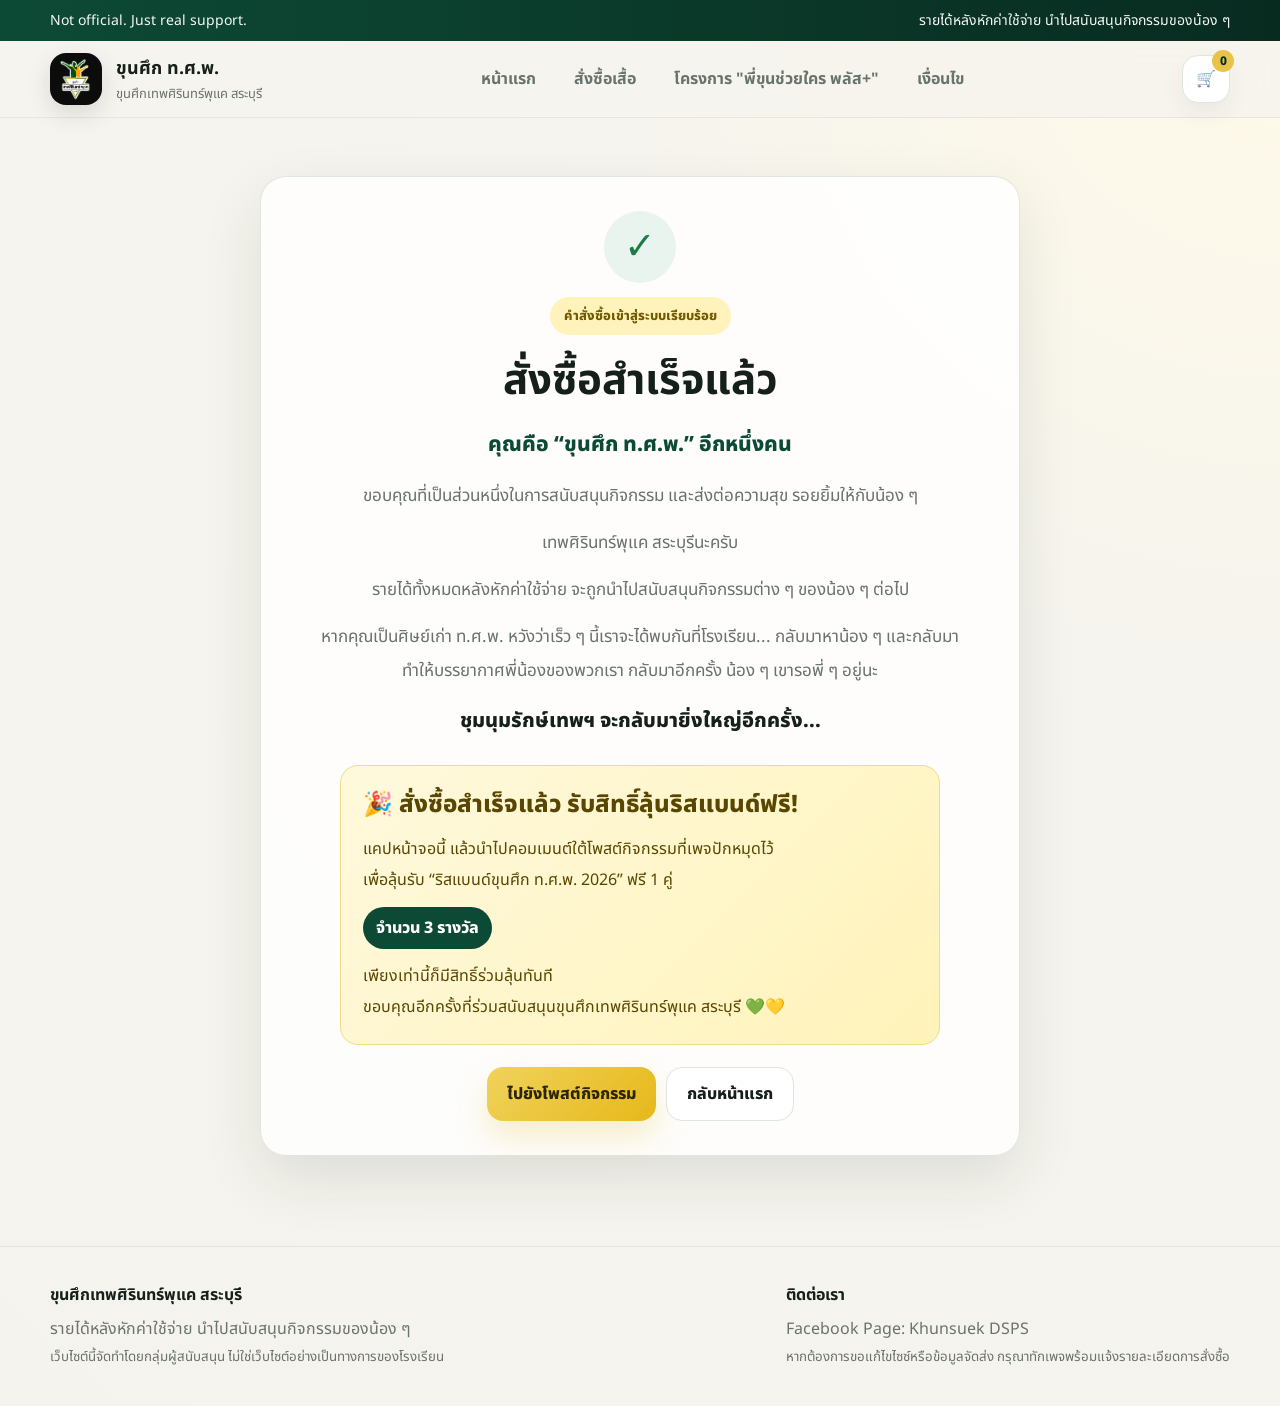
<file: success.html>
<!doctype html>
<html lang="th">
<head>
  <meta charset="utf-8">
  <meta name="viewport" content="width=device-width,initial-scale=1">
  <meta name="theme-color" content="#0d4a36">
  <title>สั่งซื้อสำเร็จ | ขุนศึก ท.ศ.พ.</title>
  <link rel="stylesheet" href="assets/css/main.css">
</head>
<body>
<div class="topbar"><div class="container"><span>Not official. Just real support.</span><span>รายได้หลังหักค่าใช้จ่าย นำไปสนับสนุนกิจกรรมของน้อง ๆ</span></div></div>
<header class="header"><div class="container nav">
  <a class="brand" href="index.html">
    <img src="assets/images/logo.png" alt="โลโก้ขุนศึก ท.ศ.พ.">
    <div><h1>ขุนศึก ท.ศ.พ.</h1><p>ขุนศึกเทพศิรินทร์พุแค สระบุรี</p></div>
  </a>
  <nav class="nav-links">
    <a href="index.html">หน้าแรก</a>
    <a href="index.html#jersey">สั่งซื้อเสื้อ</a>
    <a href="index.html#promotion">โครงการ "พี่ขุนช่วยใคร พลัส+"</a>
    <a href="terms.html">เงื่อนไข</a>
  </nav>
  <div class="nav-actions">
    <a class="icon-btn" href="cart.html" aria-label="ตะกร้าสินค้า">🛒<span class="cart-badge" data-cart-count>0</span></a>
  </div>
</div></header>

<main>
<section class="section"><div class="container"><div class="panel list-card center" style="max-width:760px;margin:34px auto;padding:34px">
  <div style="width:72px;height:72px;border-radius:50%;display:grid;place-items:center;margin:0 auto 14px;background:#eaf4ee;color:#1f7a4b;font-size:38px;font-weight:800">✓</div>
  <span class="status-chip">คำสั่งซื้อเข้าสู่ระบบเรียบร้อย</span>
  <h2 style="font-size:42px;margin:14px 0 12px">สั่งซื้อสำเร็จแล้ว</h2>
  <div style="max-width:650px;margin:0 auto;color:var(--muted);line-height:1.95;font-size:17px">
    <p style="margin:0 0 14px;font-size:21px;color:var(--green);font-weight:800">คุณคือ “ขุนศึก ท.ศ.พ.” อีกหนึ่งคน</p>
    <p style="margin:0 0 14px">ขอบคุณที่เป็นส่วนหนึ่งในการสนับสนุนกิจกรรม และส่งต่อความสุข รอยยิ้มให้กับน้อง ๆ</p>
    <p style="margin:0 0 14px">เทพศิรินทร์พุแค สระบุรีนะครับ</p>
    <p style="margin:0 0 14px">รายได้ทั้งหมดหลังหักค่าใช้จ่าย จะถูกนำไปสนับสนุนกิจกรรมต่าง ๆ ของน้อง ๆ ต่อไป</p>
    <p style="margin:0 0 14px">หากคุณเป็นศิษย์เก่า ท.ศ.พ. หวังว่าเร็ว ๆ นี้เราจะได้พบกันที่โรงเรียน... กลับมาหาน้อง ๆ และกลับมาทำให้บรรยากาศพี่น้องของพวกเรา กลับมาอีกครั้ง น้อง ๆ เขารอพี่ ๆ อยู่นะ</p>
    <p style="margin:0;font-size:20px;color:var(--text);font-weight:800">ชุมนุมรักษ์เทพฯ จะกลับมายิ่งใหญ่อีกครั้ง...</p>
  </div>
  <div class="promo-box" style="max-width:600px;margin:24px auto 22px;padding:22px;text-align:left">
    <div style="font-size:24px;font-weight:800;line-height:1.45;margin-bottom:12px">🎉 สั่งซื้อสำเร็จแล้ว รับสิทธิ์ลุ้นริสแบนด์ฟรี!</div>
    <p style="margin:0 0 12px;line-height:1.9">แคปหน้าจอนี้ แล้วนำไปคอมเมนต์ใต้โพสต์กิจกรรมที่เพจปักหมุดไว้<br>เพื่อลุ้นรับ “ริสแบนด์ขุนศึก ท.ศ.พ. 2026” ฟรี 1 คู่</p>
    <div style="display:inline-flex;padding:9px 13px;border-radius:999px;background:#0d4a36;color:#fff;font-weight:800;margin-bottom:12px">จำนวน 3 รางวัล</div>
    <p style="margin:0;line-height:1.9">เพียงเท่านี้ก็มีสิทธิ์ร่วมลุ้นทันที<br>ขอบคุณอีกครั้งที่ร่วมสนับสนุนขุนศึกเทพศิรินทร์พุแค สระบุรี 💚💛</p>
  </div>
  <div class="utility" style="justify-content:center">
    <a class="btn btn-gold" href="https://www.facebook.com/khunsuekdsps" target="_blank" rel="noopener">ไปยังโพสต์กิจกรรม</a>
    <a class="btn btn-light" href="index.html">กลับหน้าแรก</a>
  </div>
</div></div></section>
</main>

<footer class="footer"><div class="container footer-grid">
  <div>
    <b>ขุนศึกเทพศิรินทร์พุแค สระบุรี</b>
    <p>รายได้หลังหักค่าใช้จ่าย นำไปสนับสนุนกิจกรรมของน้อง ๆ</p>
    <small>เว็บไซต์นี้จัดทำโดยกลุ่มผู้สนับสนุน ไม่ใช่เว็บไซต์อย่างเป็นทางการของโรงเรียน</small>
  </div>
  <div>
    <b>ติดต่อเรา</b>
    <p><a href="https://www.facebook.com/khunsuekdsps" target="_blank" rel="noopener">Facebook Page: Khunsuek DSPS</a></p>
    <small>หากต้องการขอแก้ไขไซซ์หรือข้อมูลจัดส่ง กรุณาทักเพจพร้อมแจ้งรายละเอียดการสั่งซื้อ</small>
  </div>
</div></footer>
<div class="toast"></div>
<script src="assets/js/app-order-v2.js?v=20260626-1"></script>
</body>
</html>
</file>
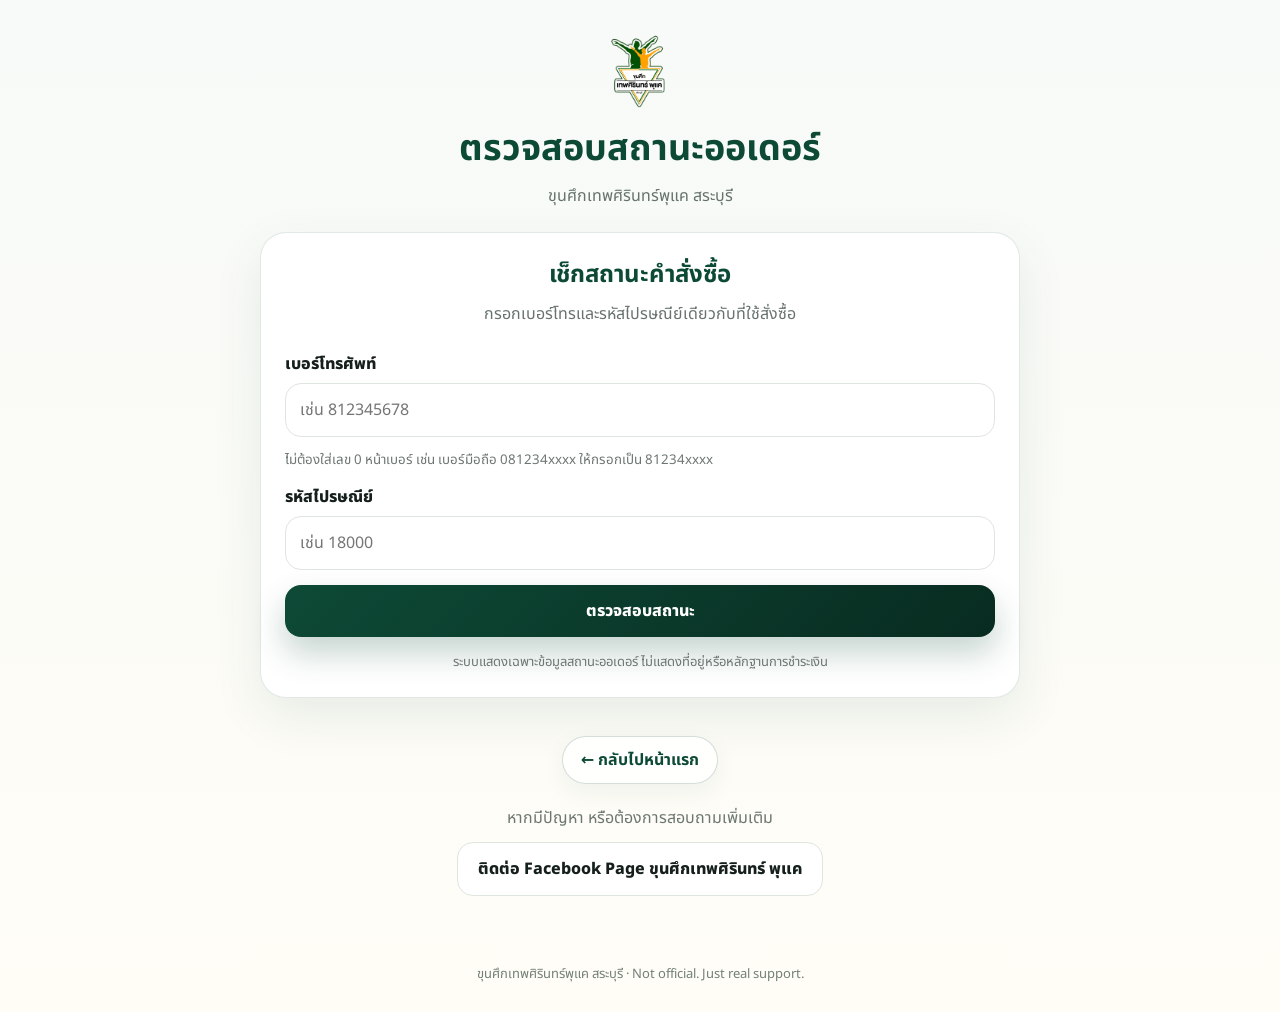
<file: track-order.html>
<!doctype html>
<html lang="th">
<head>
  <meta charset="utf-8">
  <meta name="viewport" content="width=device-width,initial-scale=1">
  <meta name="theme-color" content="#0d4a36">
  <title>ตรวจสอบสถานะออเดอร์ | ขุนศึก ท.ศ.พ.</title>
  <link rel="stylesheet" href="assets/css/main.css">
  <style>
    body{background:linear-gradient(180deg,#f7faf8 0%,#fffdf6 100%);min-height:100vh}
    .track-page{min-height:100vh;display:flex;flex-direction:column}
    .track-main{flex:1;display:flex;align-items:center;padding:30px 0 48px}
    .track-wrap{width:min(100% - 32px,760px);margin:0 auto}
    .track-brand{text-align:center;margin-bottom:24px}
    .track-brand img{width:82px;height:82px;object-fit:contain;margin-bottom:10px}
    .track-brand h1{margin:0;color:#0d4a36;font-size:clamp(25px,5vw,36px)}
    .track-brand p{margin:8px 0 0;color:#66736d}
    .track-card{background:#fff;border:1px solid rgba(13,74,54,.12);border-radius:26px;padding:24px;box-shadow:0 18px 50px rgba(13,74,54,.09)}
    .track-card h2{margin:0 0 8px;text-align:center;color:#0d4a36}
    .track-intro{text-align:center;color:#68736e;margin:0 0 24px;line-height:1.7}
    .track-form{display:grid;gap:15px}
    .track-form .input{width:100%}
    .track-note{margin:14px 0 0;color:#6d7772;font-size:13px;line-height:1.7;text-align:center}
    .track-result{display:grid;gap:16px;margin-top:22px}
    .order-card{background:#fff;border:1px solid rgba(13,74,54,.14);border-radius:22px;padding:20px;box-shadow:0 12px 34px rgba(13,74,54,.07)}
    .order-head{display:flex;justify-content:space-between;gap:18px;align-items:flex-start}
    .order-id{font-size:13px;color:#738078;margin-bottom:6px}
    .order-title{font-size:19px;font-weight:800;line-height:1.5}
    .items-block{margin-top:16px;display:grid;gap:10px}
    .items-label{font-size:13px;color:#738078;font-weight:700}
    .product-item{display:grid;grid-template-columns:1fr auto;gap:12px;align-items:center;padding:14px;border:1px solid rgba(13,74,54,.10);border-radius:16px;background:#fffdf8}
    .product-item.bundle{background:#fff8dc;border-color:#ead278}
    .product-badge{display:inline-flex;width:max-content;padding:5px 9px;border-radius:999px;font-size:11px;font-weight:800;margin-bottom:7px;background:#e8f2ed;color:#0d4a36}
    .product-item.bundle .product-badge{background:#0d4a36;color:#fff}
    .product-name{font-weight:800;line-height:1.45}
    .product-meta{font-size:13px;color:#738078;margin-top:4px}
    .product-price{text-align:right;white-space:nowrap}
    .product-price b{display:block;font-size:17px;color:#0d4a36}
    .product-price small{color:#738078}
    .status-pill{display:inline-flex;align-items:center;border-radius:999px;padding:7px 12px;font-size:13px;font-weight:800;background:#e8f2ed;color:#0d4a36;white-space:nowrap}
    .status-message{margin:14px 0 0;padding:14px 16px;border-radius:16px;background:#f7faf8;line-height:1.75}
    .order-grid{display:grid;grid-template-columns:1fr 1fr;gap:10px;margin-top:16px}
    .order-info{padding:13px 14px;border-radius:15px;background:#fbfbf8}
    .order-info small{display:block;color:#738078;margin-bottom:4px}
    .timeline-simple{display:flex;gap:6px;margin-top:18px}
    .timeline-simple span{height:7px;border-radius:999px;flex:1;background:#e4e8e5}
    .timeline-simple span.active{background:#0d4a36}
    .updated{font-size:13px;color:#738078;margin-top:12px}
    .empty-state{text-align:center;padding:28px 16px}
    .loading{text-align:center;padding:24px;color:#738078}
    .contact-box{text-align:center;margin-top:22px}
    .contact-box p{margin:0 0 12px;color:#6d7772}
    .simple-footer{text-align:center;padding:20px 16px 28px;color:#738078;font-size:13px}
    @media(max-width:640px){
      .track-main{align-items:flex-start;padding-top:20px}
      .track-card,.order-card{border-radius:18px;padding:17px}
      .order-head{display:block}
      .status-pill{margin-top:12px}
      .order-grid{grid-template-columns:1fr}
      .product-item{grid-template-columns:1fr}
      .product-price{text-align:left}
      .order-title{font-size:17px}
    }
  
    .home-link-wrap{text-align:center;margin-top:16px}
    .home-link-btn{display:inline-flex;align-items:center;justify-content:center;gap:8px;
      padding:11px 18px;border-radius:999px;border:1px solid rgba(13,74,54,.18);
      background:rgba(255,255,255,.88);color:#0d4a36;text-decoration:none;font-weight:700;
      box-shadow:0 8px 24px rgba(13,74,54,.06);transition:.2s ease}
    .home-link-btn:hover{transform:translateY(-1px);background:#fff}

  </style>
</head>
<body>
<div class="track-page">
  <main class="track-main">
    <div class="track-wrap">
      <div class="track-brand">
        <center><img src="assets/images/logo.png" alt="โลโก้ขุนศึก ท.ศ.พ."></center>
        <h1>ตรวจสอบสถานะออเดอร์</h1>
        <p>ขุนศึกเทพศิรินทร์พุแค สระบุรี</p>
      </div>

      <div class="track-card">
        <h2>เช็กสถานะคำสั่งซื้อ</h2>
        <p class="track-intro">
          กรอกเบอร์โทรและรหัสไปรษณีย์เดียวกับที่ใช้สั่งซื้อ
        </p>

        <form id="tracking-form" class="track-form">
         <div class="field">
  <label for="track-phone">เบอร์โทรศัพท์</label>
  <input class="input" id="track-phone" name="phone" inputmode="numeric"
    placeholder="เช่น 812345678" required>
  <small style="display:block;margin-top:6px;color:#6d7772">
    ไม่ต้องใส่เลข 0 หน้าเบอร์ เช่น เบอร์มือถือ 081234xxxx ให้กรอกเป็น 81234xxxx
  </small>
</div>

          <div class="field">
            <label for="track-postal">รหัสไปรษณีย์</label>
            <input class="input" id="track-postal" name="postalCode" inputmode="numeric"
              maxlength="5" placeholder="เช่น 18000" required>
          </div>

          <button class="btn btn-primary" id="track-submit" type="submit">
            ตรวจสอบสถานะ
          </button>
        </form>

        <p class="track-note">
          ระบบแสดงเฉพาะข้อมูลสถานะออเดอร์ ไม่แสดงที่อยู่หรือหลักฐานการชำระเงิน
        </p>
      </div>

      <div id="tracking-result" class="track-result" aria-live="polite"></div>

      
      <div class="home-link-wrap">
        <a class="home-link-btn" href="index.html" aria-label="กลับไปหน้าแรก">
          ← กลับไปหน้าแรก
        </a>
      </div>

      <div class="contact-box">
        <p>หากมีปัญหา หรือต้องการสอบถามเพิ่มเติม</p>
        <a class="btn btn-light"
          href="https://www.facebook.com/khunsuekdsps"
          target="_blank" rel="noopener">
          ติดต่อ Facebook Page ขุนศึกเทพศิรินทร์ พุแค
        </a>
      </div>
    </div>
  </main>

  <footer class="simple-footer">
    ขุนศึกเทพศิรินทร์พุแค สระบุรี · Not official. Just real support.
  </footer>
</div>

<script type="module" src="assets/js/track-order.js"></script>
</body>
</html>
</file>
<file: assets/css/main.css>
@import url("https://fonts.googleapis.com/css2?family=Noto+Sans+Thai:wght@400;500;600;700;800&display=swap");
:root{
  --green:#0d4a36; --green-dark:#082b20; --gold:#e7c449; --gold-soft:#fff7d1; --cream:#f6f4ee;
  --surface:#ffffff; --surface-2:#fbfbf9; --text:#16201b; --muted:#69736d; --border:#dfe5df;
  --success:#1f7a4b; --warning:#e6a800; --danger:#bc4141; --shadow:0 22px 60px rgba(8,43,32,.10); --radius:26px;
}
*{box-sizing:border-box}
html{scroll-behavior:smooth}
body{margin:0;font-family:"Noto Sans Thai",system-ui,sans-serif;background:radial-gradient(circle at top right,#fffae8 0,#f6f4ee 35%,#f5f3ed 100%);color:var(--text)}
a{text-decoration:none;color:inherit}
img{display:block;max-width:100%}
button,input,select,textarea{font:inherit}
button{cursor:pointer}
.container{width:min(1180px,calc(100% - 28px));margin:auto}
.topbar{padding:10px 0;background:linear-gradient(90deg,var(--green) 0,var(--green-dark) 100%);color:#f7f7f7;font-size:14px}
.topbar .container{display:flex;justify-content:space-between;gap:14px;flex-wrap:wrap}
.header{position:sticky;top:0;z-index:50;background:rgba(246,244,238,.85);backdrop-filter:blur(16px);border-bottom:1px solid rgba(223,229,223,.8)}
.nav{display:flex;justify-content:space-between;align-items:center;gap:18px;min-height:76px}
.brand{display:flex;align-items:center;gap:14px;min-width:0}
.brand img{width:52px;height:52px;object-fit:contain;border-radius:16px;background:#0c0c0c;padding:3px;box-shadow:0 8px 24px rgba(0,0,0,.12)}
.brand h1{font-size:18px;margin:0;white-space:nowrap;overflow:hidden;text-overflow:ellipsis}
.brand p{margin:2px 0 0;color:var(--muted);font-size:13px}
.nav-links{display:flex;align-items:center;gap:10px;flex-wrap:wrap}
.nav-links a{padding:10px 14px;border-radius:999px;font-weight:700;color:var(--muted)}
.nav-links a:hover,.nav-links a.active{background:#fff;color:var(--green);box-shadow:0 8px 24px rgba(8,43,32,.06)}
.nav-actions{display:flex;align-items:center;gap:12px}
.cart-btn,.icon-btn,.btn{border:0;display:inline-flex;align-items:center;justify-content:center;gap:8px;transition:.2s ease}
.icon-btn{width:48px;height:48px;border-radius:16px;background:#fff;border:1px solid var(--border);position:relative;box-shadow:0 10px 24px rgba(8,43,32,.06)}
.cart-badge{position:absolute;right:-5px;top:-6px;min-width:22px;height:22px;border-radius:11px;background:var(--gold);display:grid;place-items:center;padding:0 6px;font-size:12px;font-weight:800;color:var(--green-dark)}
.btn{border-radius:16px;padding:14px 20px;font-weight:800}
.btn:hover{transform:translateY(-1px)}
.btn-primary{background:linear-gradient(135deg,var(--green) 0,var(--green-dark) 100%);color:#fff;box-shadow:0 16px 32px rgba(13,74,54,.24)}
.btn-primary:hover{box-shadow:0 20px 34px rgba(13,74,54,.28)}
.btn-gold{background:linear-gradient(135deg,#f0d35c 0,#e6b819 100%);color:#2c2500;box-shadow:0 16px 32px rgba(231,196,73,.28)}
.btn-light{background:#fff;border:1px solid var(--border);color:var(--text)}
.btn-ghost{background:transparent;color:var(--green)}
.hero{padding:44px 0 22px}
.hero-grid{display:grid;grid-template-columns:1.08fr .92fr;gap:22px;align-items:stretch}
.panel{background:rgba(255,255,255,.82);border:1px solid rgba(223,229,223,.95);border-radius:var(--radius);box-shadow:var(--shadow)}
.hero-copy{padding:34px 34px 28px;background:linear-gradient(180deg,#ffffff 0,#fbfbf8 100%)}
.eyebrow{display:inline-flex;align-items:center;gap:8px;background:#edf5f1;color:var(--green);font-weight:800;padding:10px 14px;border-radius:999px;font-size:13px;letter-spacing:.2px}
.hero-copy h2{font-size:clamp(40px,5vw,66px);line-height:1.02;margin:18px 0 16px;letter-spacing:-1.5px}
.hero-copy p{font-size:17px;color:var(--muted);line-height:1.85;margin:0 0 24px;max-width:650px}
.hero-actions{display:flex;gap:12px;flex-wrap:wrap}
.hero-note{margin-top:20px;display:flex;flex-wrap:wrap;gap:10px}
.badge{display:inline-flex;align-items:center;gap:8px;padding:10px 12px;background:#fff;border:1px solid var(--border);border-radius:999px;color:var(--muted);font-size:13px;font-weight:700}
.hero-visual{position:relative;padding:18px;overflow:hidden;background:linear-gradient(145deg,var(--green) 0,#113f30 55%,#0a2a20 100%);color:#fff;min-height:520px}
.hero-visual:before{content:"";position:absolute;inset:auto -10% 55% auto;width:320px;height:320px;border-radius:50%;background:rgba(231,196,73,.22);filter:blur(12px)}
.hero-card-top{display:flex;justify-content:space-between;gap:18px;align-items:flex-start;position:relative;z-index:1}
.hero-card-top h3{font-size:34px;margin:10px 0 6px}
.hero-card-top p{margin:0;color:rgba(255,255,255,.74)}
.price-pill{display:inline-flex;align-items:baseline;gap:10px;padding:12px 16px;border-radius:20px;background:rgba(255,255,255,.08);border:1px solid rgba(255,255,255,.14);backdrop-filter:blur(10px)}
.price-pill .big{font-size:46px;font-weight:800;color:var(--gold);line-height:1}
.price-pill .small{font-size:15px;color:rgba(255,255,255,.8)}
.hero-product-stage{position:relative;z-index:1;margin-top:20px;display:grid;grid-template-columns:1fr;gap:14px}
.stage-photo{border-radius:22px;overflow:hidden;border:1px solid rgba(255,255,255,.14);box-shadow:0 22px 34px rgba(0,0,0,.22)}
.stage-photo img{width:100%;height:250px;object-fit:cover;object-position:center}
.stage-floating{display:grid;grid-template-columns:1fr 1fr;gap:14px}
.float-card{background:rgba(255,255,255,.08);border:1px solid rgba(255,255,255,.12);padding:16px;border-radius:20px;min-height:128px}
.float-card h4{margin:0 0 8px;font-size:18px}
.float-card p{margin:0;color:rgba(255,255,255,.74);line-height:1.7;font-size:14px}
.section{padding:24px 0 14px}
.section-head{display:flex;justify-content:space-between;align-items:end;gap:20px;margin-bottom:18px}
.section-head h3{font-size:34px;margin:0}
.section-head p{margin:0;color:var(--muted)}
.grid-2{display:grid;grid-template-columns:repeat(2,1fr);gap:20px}
.product-card{position:relative;overflow:hidden}
.product-card .cover{aspect-ratio:4/3;background:#eef3ef;position:relative}
.product-card .cover img{width:100%;height:100%;object-fit:cover}
.product-card .cover .overlay{position:absolute;inset:auto 0 0 0;padding:18px;background:linear-gradient(180deg,transparent 0,rgba(0,0,0,.54) 70%);color:#fff}
.product-card .body{padding:24px}
.tags{display:flex;flex-wrap:wrap;gap:8px;margin-bottom:12px}
.tag{display:inline-flex;padding:7px 10px;border-radius:999px;background:#eef5f0;color:var(--green);font-size:12px;font-weight:800}
.tag-gold{background:var(--gold-soft);color:#6d5600}
.product-card h4{font-size:24px;line-height:1.35;margin:0 0 10px}
.product-card p{color:var(--muted);line-height:1.75;margin:0}
.price-row{display:flex;align-items:flex-end;gap:10px;margin:18px 0 12px}
.price-row strong{font-size:34px;color:var(--green);line-height:1}
.card-actions{display:flex;gap:10px;flex-wrap:wrap}
.select-wrap{display:flex;gap:10px;align-items:center;background:#f7f8f6;border:1px solid var(--border);padding:10px 12px;border-radius:14px;min-width:130px}
.select-wrap select{border:0;background:transparent;width:100%;outline:none}
.mini-grid{display:grid;grid-template-columns:repeat(3,1fr);gap:16px}
.info-card{padding:20px;background:linear-gradient(180deg,#fff 0,#fbfbf7 100%)}
.info-card h4{margin:0 0 8px;font-size:18px}
.info-card p{margin:0;color:var(--muted);line-height:1.75}
.strip{margin-top:22px;padding:24px;border-radius:24px;background:linear-gradient(135deg,#fff 0,#fff9e4 100%);border:1px solid #efe3a8;display:grid;grid-template-columns:1.2fr .8fr;gap:18px;align-items:center}
.strip h4{margin:0 0 8px;font-size:28px;color:#4a3d00}
.strip p{margin:0;color:#665b2f;line-height:1.8}
.strip .price{display:flex;justify-content:flex-end;align-items:center;gap:16px}
.strip .price del{font-size:24px;color:#9d8f55}
.strip .price strong{font-size:54px;color:#5b4a00;line-height:1}
.page-head{padding:32px 0 6px}
.page-head h2{font-size:42px;margin:0 0 8px}
.page-head p{margin:0;color:var(--muted);line-height:1.8}
.layout-2{display:grid;grid-template-columns:1fr 380px;gap:22px;align-items:start}
.list-card{padding:24px}
.cart-item{display:grid;grid-template-columns:110px 1fr auto;gap:16px;padding:18px 0;border-bottom:1px solid var(--border)}
.cart-item:last-child{border-bottom:0}
.cart-thumb{width:110px;height:110px;border-radius:22px;overflow:hidden;background:#edf2ed}
.cart-thumb img{width:100%;height:100%;object-fit:cover}
.qty{display:inline-flex;align-items:center;border:1px solid var(--border);border-radius:14px;overflow:hidden;background:#fff;margin-top:10px}
.qty button{width:38px;height:38px;border:0;background:#fff}
.qty span{min-width:44px;display:grid;place-items:center;font-weight:800}
.summary-row{display:flex;justify-content:space-between;gap:16px;margin:12px 0;color:var(--muted)}
.summary-row strong,.summary-row b{color:var(--text)}
.summary-row.total{padding-top:16px;border-top:1px solid var(--border);font-size:22px;color:var(--text);font-weight:800}
.promo-box{padding:16px 18px;border-radius:18px;background:linear-gradient(135deg,#fff9dd 0,#fff3ba 100%);border:1px solid #efdd87;color:#594600}
.promo-box small{display:block;margin-top:4px;color:#6b5d22}
.empty{text-align:center;padding:56px 20px}
.empty h4{font-size:28px;margin:0 0 8px}
.stepper{display:flex;flex-wrap:wrap;gap:10px;margin:0 0 20px}
.step{padding:10px 14px;border-radius:999px;background:#ecf1ee;color:var(--muted);font-size:13px;font-weight:800}
.step.active{background:var(--green);color:#fff}
.form-grid{display:grid;grid-template-columns:repeat(2,minmax(0,1fr));gap:16px}
.field{display:flex;flex-direction:column;gap:7px}
.field.full{grid-column:1/-1}
.field label{font-weight:800}
.input,textarea,select{width:100%;border:1px solid var(--border);background:#fff;border-radius:16px;padding:14px 14px;outline:none;transition:.2s}
textarea{min-height:120px;resize:vertical}
.input:focus,textarea:focus,select:focus{border-color:rgba(13,74,54,.65);box-shadow:0 0 0 4px rgba(13,74,54,.08)}
.payment-box{display:grid;grid-template-columns:220px 1fr;gap:20px;align-items:start}
.qr-box{border-radius:24px;background:linear-gradient(180deg,#fff 0,#f8f8f8 100%);padding:14px;border:1px solid var(--border)}
.qr-box img{border-radius:18px}
.copy-row{display:flex;gap:10px;align-items:center;flex-wrap:wrap;margin-top:10px}
.copy-chip{padding:10px 14px;border-radius:14px;background:#f6f7f5;border:1px solid var(--border);font-weight:700}
.upload-box{border:2px dashed var(--border);padding:24px;border-radius:24px;text-align:center;background:#fcfcfb}
.status-chip{display:inline-flex;align-items:center;gap:8px;padding:9px 14px;border-radius:999px;background:#fff3bb;color:#725a00;font-size:13px;font-weight:800}
.result-header{display:flex;justify-content:space-between;gap:16px;align-items:start;flex-wrap:wrap}
.timeline{display:grid;gap:14px;margin-top:20px}
.timeline-item{display:grid;grid-template-columns:38px 1fr;gap:12px;align-items:start}
.timeline-dot{width:30px;height:30px;border-radius:50%;display:grid;place-items:center;background:#e2e7e3;color:#4b5750;font-size:13px;font-weight:800;margin-top:2px}
.timeline-item.done .timeline-dot{background:var(--success);color:#fff}
.timeline-item.current .timeline-dot{background:var(--gold);color:#2b2400}
.timeline-item .line-title{font-weight:800;margin:0 0 4px}
.timeline-item .line-text{color:var(--muted);line-height:1.7;margin:0}
.footer{margin-top:42px;padding:36px 0;border-top:1px solid rgba(223,229,223,.9)}
.footer-grid{display:grid;grid-template-columns:1fr auto;gap:22px;align-items:start}
.footer b{display:block;margin-bottom:8px}
.footer p,.footer small{margin:0;color:var(--muted);line-height:1.8}
.toast{position:fixed;right:18px;bottom:18px;padding:14px 16px;border-radius:16px;background:var(--green-dark);color:#fff;box-shadow:var(--shadow);opacity:0;transform:translateY(10px);pointer-events:none;transition:.22s;z-index:100}
.toast.show{opacity:1;transform:none}
.mobile-stick{display:none}
.utility{display:flex;gap:10px;flex-wrap:wrap}
.center{text-align:center}
.hidden{display:none!important}
@media (max-width:980px){
  .hero-grid,.layout-2,.strip,.payment-box,.grid-2,.mini-grid{grid-template-columns:1fr}
  .hero-visual{min-height:auto}
  .footer-grid{grid-template-columns:1fr}
}
@media (max-width:780px){
  .nav-links{display:none}
  .hero-copy{padding:26px}
  .hero-copy h2{font-size:40px}
  .page-head h2{font-size:34px}
  .form-grid{grid-template-columns:1fr}
  .field.full{grid-column:auto}
  .cart-item{grid-template-columns:84px 1fr}
  .cart-item .side-price{grid-column:2}
  .cart-thumb{width:84px;height:84px}
  .mobile-stick{display:flex;position:fixed;left:14px;right:14px;bottom:14px;z-index:40}
}


/* Editorial storefront refresh */
.editorial-hero{padding:28px 0 18px}
.editorial-wrap{display:grid;grid-template-columns:1.08fr .92fr;gap:18px;min-height:640px}
.editorial-copy{position:relative;overflow:hidden;padding:42px;display:flex;flex-direction:column;justify-content:space-between;background:#f2efe7}
.editorial-copy:after{content:"";position:absolute;right:-80px;bottom:-90px;width:260px;height:260px;border:1px solid rgba(13,74,54,.14);border-radius:50%}
.editorial-kicker{font-size:12px;font-weight:800;letter-spacing:.18em;color:var(--green);text-transform:uppercase}
.editorial-copy h2{font-size:clamp(46px,6vw,78px);line-height:.98;margin:18px 0 20px;letter-spacing:-2px;max-width:720px}
.editorial-copy p{font-size:17px;line-height:1.85;color:var(--muted);max-width:600px;margin:0}
.editorial-meta{display:grid;grid-template-columns:repeat(3,1fr);gap:10px;margin-top:28px}
.editorial-meta div{padding:14px 0;border-top:1px solid rgba(13,74,54,.18)}
.editorial-meta b{display:block;font-size:19px;color:var(--green-dark)}
.editorial-meta span{display:block;margin-top:4px;font-size:12px;color:var(--muted);line-height:1.55}
.editorial-visual{position:relative;overflow:hidden;background:#d9d2c4;min-height:640px}
.editorial-visual img{width:100%;height:100%;object-fit:cover;object-position:center 42%}
.editorial-visual:after{content:"";position:absolute;inset:0;background:linear-gradient(180deg,rgba(0,0,0,.06) 0,rgba(0,0,0,.02) 55%,rgba(0,0,0,.48) 100%)}
.visual-label{position:absolute;left:22px;right:22px;bottom:22px;z-index:2;color:#fff;display:flex;justify-content:space-between;gap:18px;align-items:end}
.visual-label h3{font-size:30px;margin:0 0 6px;line-height:1.2}
.visual-label p{margin:0;color:rgba(255,255,255,.78);font-size:14px;line-height:1.6}
.visual-price{white-space:nowrap;font-size:42px;font-weight:800;color:#fff}
.collection-head{display:grid;grid-template-columns:1fr auto;gap:18px;align-items:end;margin-bottom:20px}
.collection-head h3{font-size:38px;margin:0}
.collection-head p{margin:6px 0 0;color:var(--muted);max-width:620px;line-height:1.75}
.collection-grid{display:grid;grid-template-columns:.86fr 1.14fr;gap:18px}
.collection-card{overflow:hidden;background:#fff}
.collection-image{position:relative;min-height:430px;background:#ebe9e2;overflow:hidden}
.collection-image img{width:100%;height:100%;object-fit:cover;position:absolute;inset:0}
.collection-image.wrist img{object-position:center 55%}
.collection-image.jersey img{object-position:center 43%}
.collection-index{position:absolute;top:18px;left:18px;z-index:2;background:rgba(255,255,255,.9);backdrop-filter:blur(10px);border:1px solid rgba(255,255,255,.6);border-radius:999px;padding:8px 11px;font-size:12px;font-weight:800;color:var(--green)}
.collection-body{padding:24px}
.collection-title-row{display:flex;justify-content:space-between;gap:20px;align-items:start}
.collection-title-row h4{font-size:25px;margin:0;line-height:1.35;max-width:520px}
.collection-price{font-size:31px;font-weight:800;color:var(--green);white-space:nowrap}
.collection-body p{color:var(--muted);line-height:1.75;margin:12px 0 18px}
.soft-rule{height:1px;background:var(--border);margin:18px 0}
.compact-info{display:flex;flex-wrap:wrap;gap:8px;margin-bottom:18px}
.compact-info span{font-size:12px;font-weight:700;color:var(--green);padding:7px 10px;border-radius:999px;background:#eef5f0}
.bundle-editorial{display:grid;grid-template-columns:1fr .92fr;gap:0;overflow:hidden;background:var(--green-dark);color:#fff}
.bundle-copy{padding:38px}
.bundle-copy .editorial-kicker{color:var(--gold)}
.bundle-copy h3{font-size:42px;line-height:1.08;margin:14px 0 14px}
.bundle-copy p{color:rgba(255,255,255,.75);line-height:1.8;margin:0 0 24px}
.bundle-price-row{display:flex;align-items:end;gap:16px;flex-wrap:wrap}
.bundle-price-row del{font-size:26px;color:rgba(255,255,255,.48)}
.bundle-price-row strong{font-size:64px;line-height:1;color:var(--gold)}
.bundle-image{min-height:390px;background:#111;overflow:hidden}
.bundle-image img{width:100%;height:100%;object-fit:cover;object-position:center 58%}
@media(max-width:980px){
  .editorial-wrap,.collection-grid,.bundle-editorial{grid-template-columns:1fr}
  .editorial-visual{min-height:560px;order:-1}
  .editorial-copy{padding:30px}
  .collection-image{min-height:520px}
}
@media(max-width:640px){
  .editorial-hero{padding-top:14px}
  .editorial-wrap{gap:12px;min-height:0}
  .editorial-visual{min-height:560px;border-radius:22px}
  .editorial-copy{padding:24px;border-radius:22px}
  .editorial-copy h2{font-size:44px;letter-spacing:-1.2px}
  .editorial-meta{grid-template-columns:1fr;gap:0}
  .visual-label{left:16px;right:16px;bottom:16px;display:block}
  .visual-label h3{font-size:24px}
  .visual-price{font-size:34px;margin-top:8px}
  .collection-head{grid-template-columns:1fr}
  .collection-head h3{font-size:32px}
  .collection-image{min-height:420px}
  .collection-title-row{display:block}
  .collection-price{margin-top:10px}
  .bundle-copy{padding:26px}
  .bundle-copy h3{font-size:34px}
  .bundle-price-row strong{font-size:52px}
  .bundle-image{min-height:300px}
}

/* Consistent mobile navigation */
.nav-links{scrollbar-width:none}.nav-links::-webkit-scrollbar{display:none}
@media(max-width:780px){.nav{min-height:68px;flex-wrap:wrap;padding:8px 0}.brand img{width:44px;height:44px}.brand h1{font-size:16px}.brand p{display:none}.nav-actions{margin-left:auto}.nav-links{display:flex!important;order:3;width:100%;overflow-x:auto;flex-wrap:nowrap;padding:3px 0 8px;gap:6px}.nav-links a{white-space:nowrap;background:rgba(255,255,255,.72);padding:9px 12px;font-size:13px}.topbar .container{justify-content:center;text-align:center}.topbar .container span:last-child{display:none}.layout-2{grid-template-columns:1fr}.payment-box{grid-template-columns:1fr}.form-grid{grid-template-columns:1fr}.field.full{grid-column:auto}.page-head h2{font-size:32px}.list-card{padding:20px}.footer-grid{grid-template-columns:1fr}}
@media(max-width:480px){.container{width:min(100% - 20px,1180px)}.btn{min-height:48px}.utility{flex-direction:column}.utility .btn{width:100%}.summary-row{font-size:14px}.stepper{gap:6px}.step{font-size:12px;padding:8px 10px}}

/* Size guide */
.size-link{color:var(--green);font-weight:800;font-size:13px}.size-guide{display:grid;grid-template-columns:minmax(0,.92fr) minmax(340px,1.08fr);gap:24px;padding:24px;align-items:start}.size-image{border-radius:22px;overflow:hidden;background:#fff;border:1px solid var(--border)}.size-image img{width:100%;height:auto}.size-info{display:grid;gap:20px}.size-group{display:grid;gap:12px}.size-pills{display:grid;grid-template-columns:repeat(4,1fr);gap:10px}.size-pills span{display:grid;gap:2px;text-align:center;padding:13px 8px;border-radius:15px;background:#f4f6f3;border:1px solid var(--border);font-size:13px}.size-pills b{font-size:18px;color:var(--green)}.size-table-wrap{overflow-x:auto;border:1px solid var(--border);border-radius:18px}.size-table{width:100%;border-collapse:collapse;min-width:430px;background:#fff}.size-table th,.size-table td{padding:11px 13px;text-align:center;border-bottom:1px solid var(--border)}.size-table th{background:#eef3ef;color:var(--green);font-size:13px}.size-table tr:last-child td{border-bottom:0}.size-table td:first-child{font-weight:800}.size-note{padding:14px 16px;border-radius:16px;background:#fff8d9;border:1px solid #eedb83;color:#5d4e16;line-height:1.65;font-size:14px}
@media(max-width:900px){.size-guide{grid-template-columns:1fr}.size-image{max-height:none}}
@media(max-width:520px){.size-guide{padding:14px;gap:16px}.size-pills{grid-template-columns:repeat(2,1fr)}.size-table th,.size-table td{padding:10px 9px}.size-info .btn{width:100%}}


/* Mobile-first checkout refinements */
.bank-card{position:relative;display:block;padding:18px;border:1px solid var(--border);border-radius:20px;background:#fff}
.bank-mini-head{display:flex;align-items:center;gap:10px;margin-bottom:12px;padding-bottom:12px;border-bottom:1px solid var(--border)}
.bank-logo{width:58px!important;max-width:58px!important;height:24px!important;object-fit:contain;flex:0 0 auto}
.bank-mini-label{display:block;color:var(--muted);font-size:11px;line-height:1.2}
.mobile-bank-title{font-size:15px;margin:1px 0 0;line-height:1.35}
.bank-name-row{display:none}
.cart-thumb img{object-position:center 38%}
.preorder-highlight{display:inline-block;margin-top:10px;padding:8px 11px;border-radius:12px;background:rgba(13,74,54,.08);color:var(--green);font-weight:800;font-size:13px;line-height:1.6}
.mobile-checkout-bar{display:none}
@media(max-width:780px){
  body{padding-bottom:92px}
  .bank-card{padding:14px;border-radius:18px}
  .bank-logo{width:48px!important;max-width:48px!important;height:20px!important}
  .bank-card-copy .summary-row{align-items:flex-start}
  .bank-card-copy .summary-row b{max-width:62%;text-align:right}
  .mobile-checkout-bar{position:fixed;left:0;right:0;bottom:0;z-index:80;display:flex;align-items:center;justify-content:space-between;gap:12px;padding:10px 12px calc(10px + env(safe-area-inset-bottom));background:rgba(255,255,255,.96);backdrop-filter:blur(18px);border-top:1px solid var(--border);box-shadow:0 -12px 30px rgba(8,43,32,.10)}
  .mobile-checkout-bar div{display:grid;line-height:1.25}
  .mobile-checkout-bar small{color:var(--muted);font-size:11px}
  .mobile-checkout-bar b{font-size:14px}
  .mobile-checkout-bar .btn{padding:12px 22px;min-height:46px}
  .desktop-submit{display:none}
  #order-summary .summary-row{gap:10px;align-items:flex-start}
  #order-summary .summary-row>span:first-child{min-width:0}
  .cart-thumb{border-radius:16px}
}
@media(max-width:420px){
  .page-head{padding-top:22px}
  .page-head h2{font-size:28px}
  .bank-card-copy .summary-row{font-size:13px}
  .bank-card-copy .summary-row b{max-width:66%}
  .upload-box{padding:18px}
}
</file>
